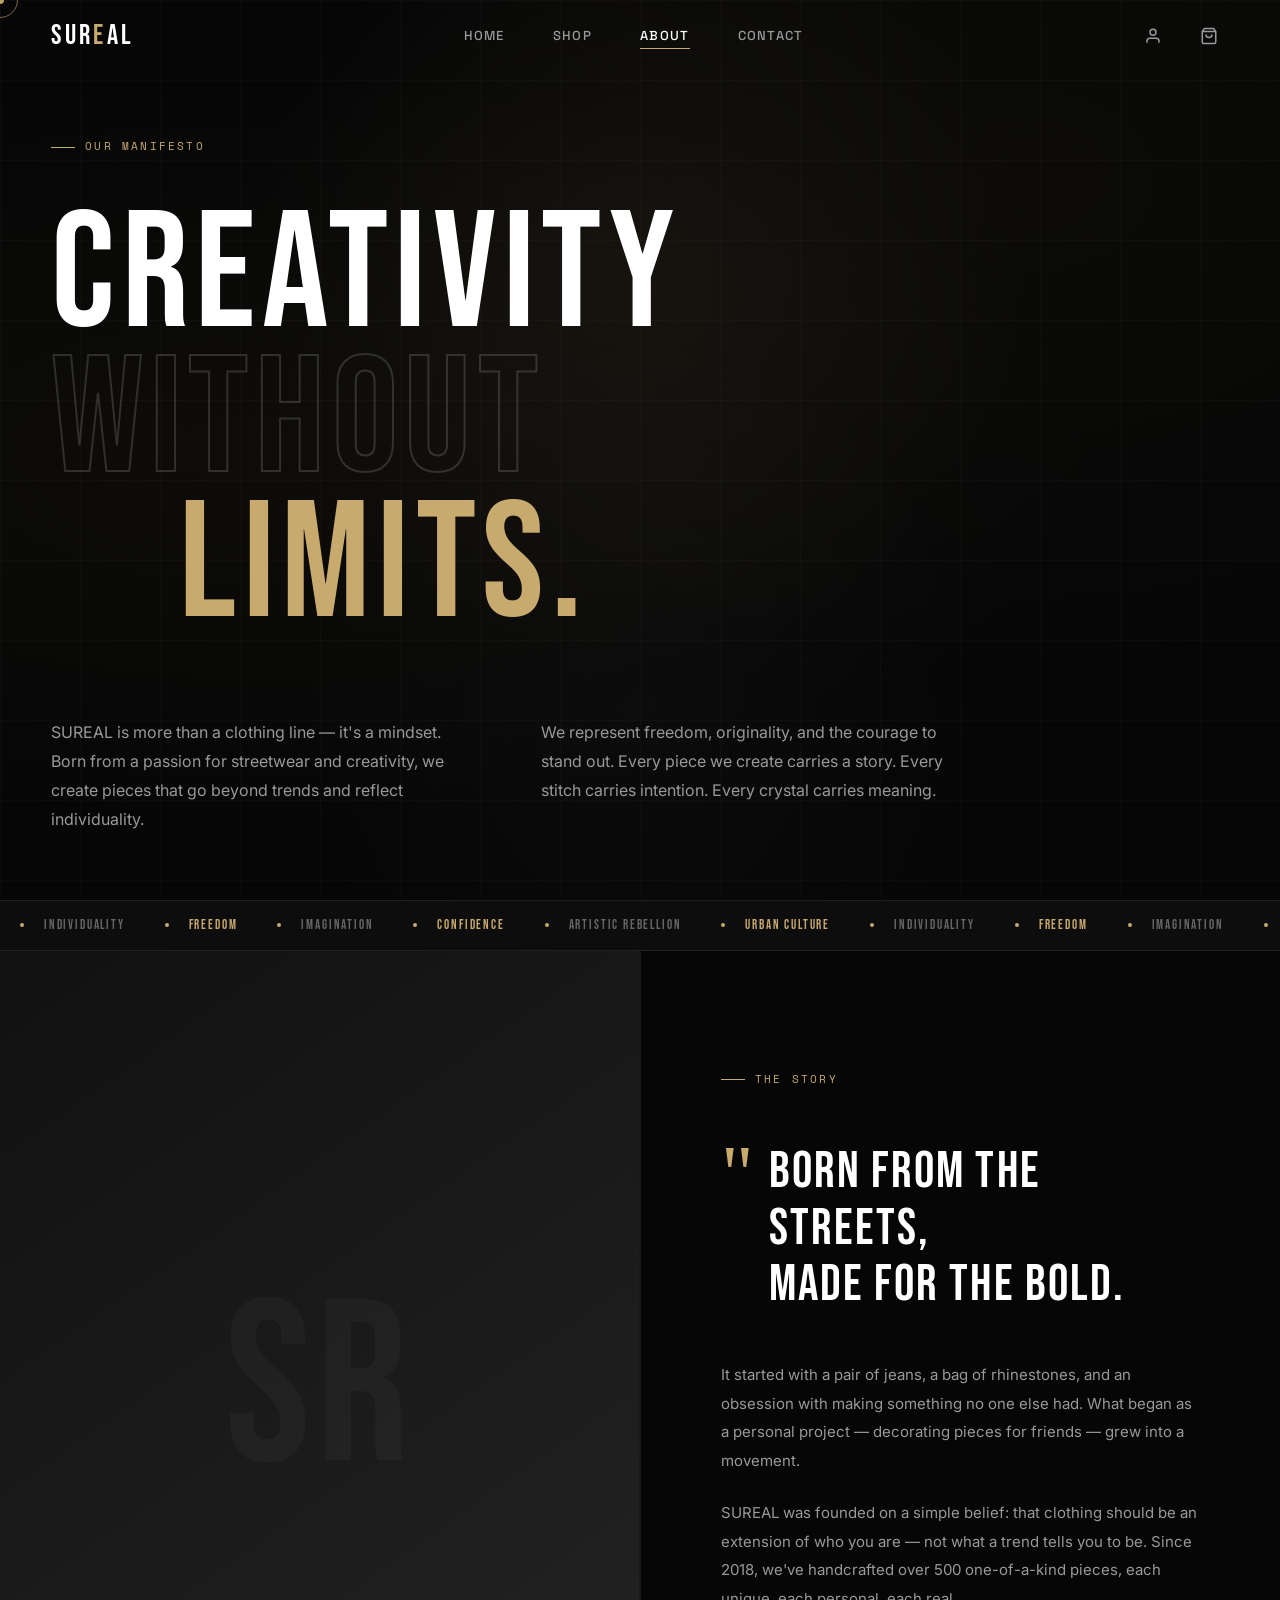
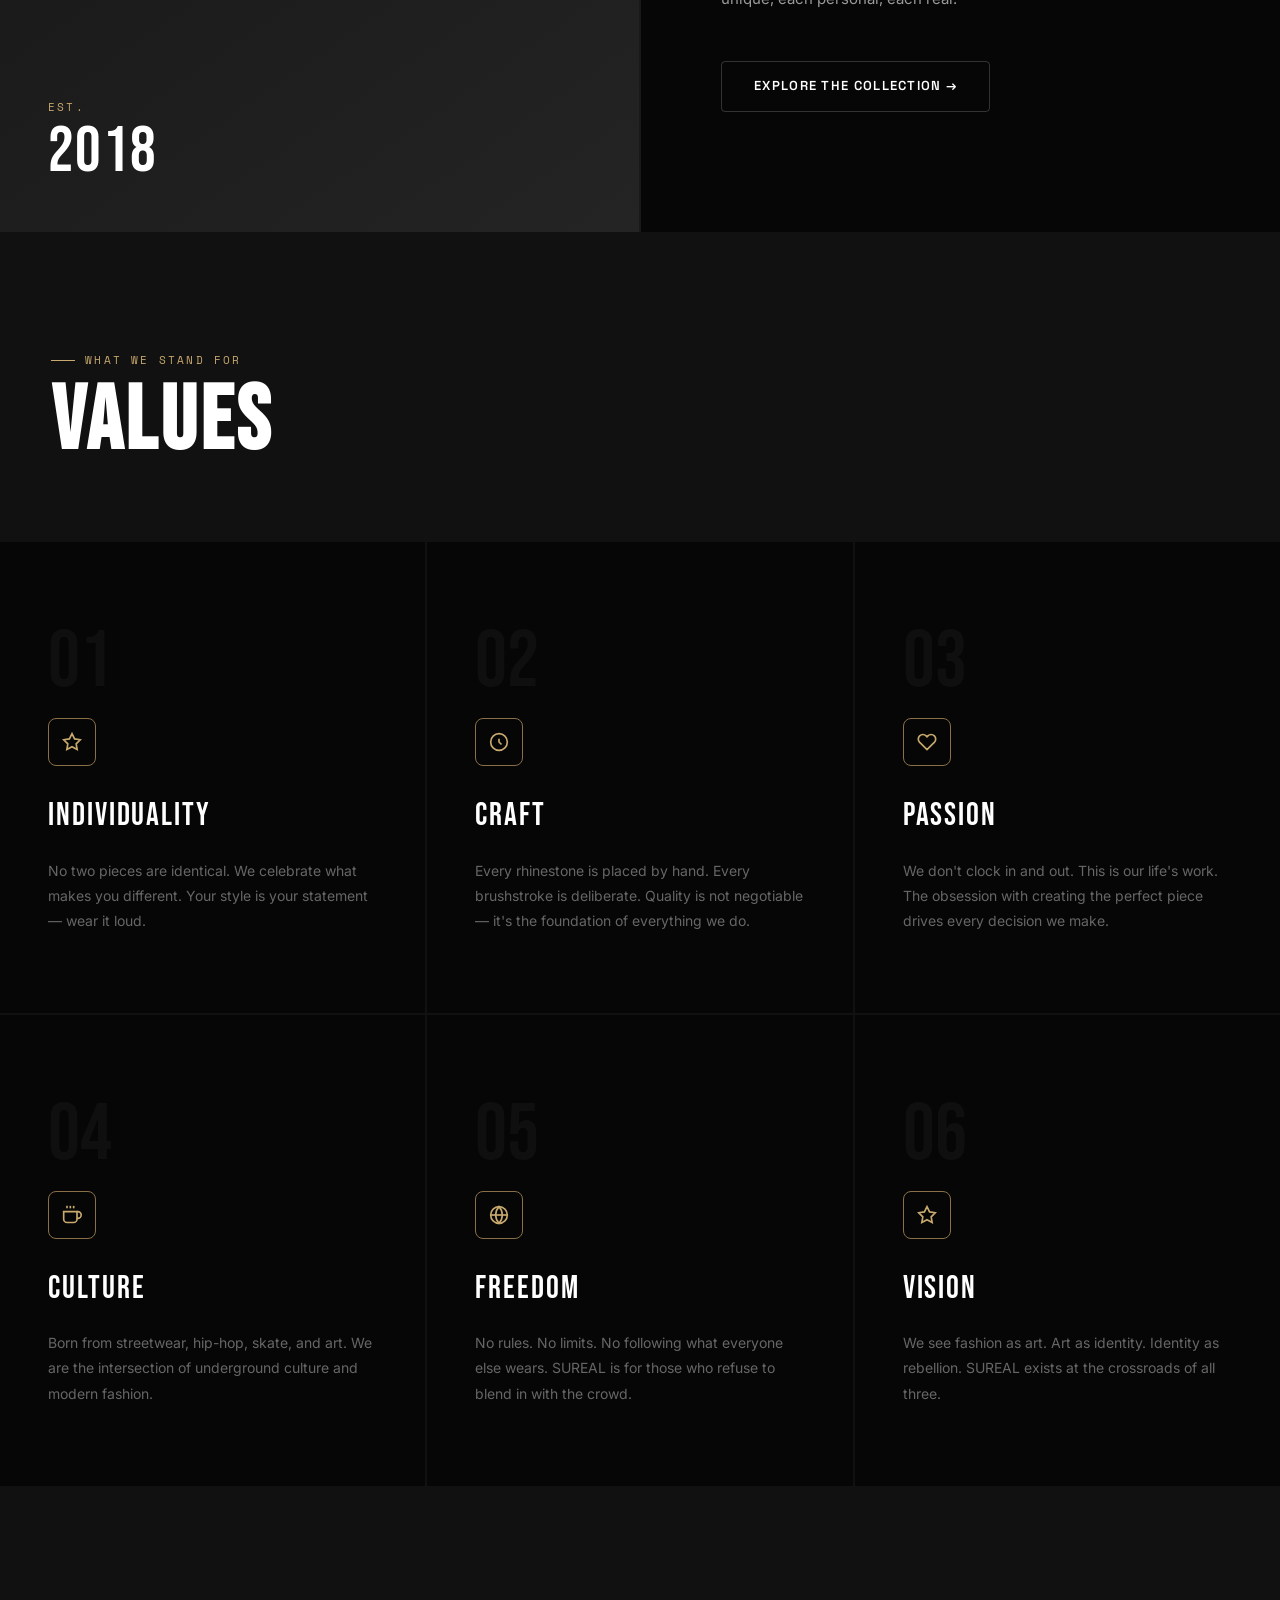
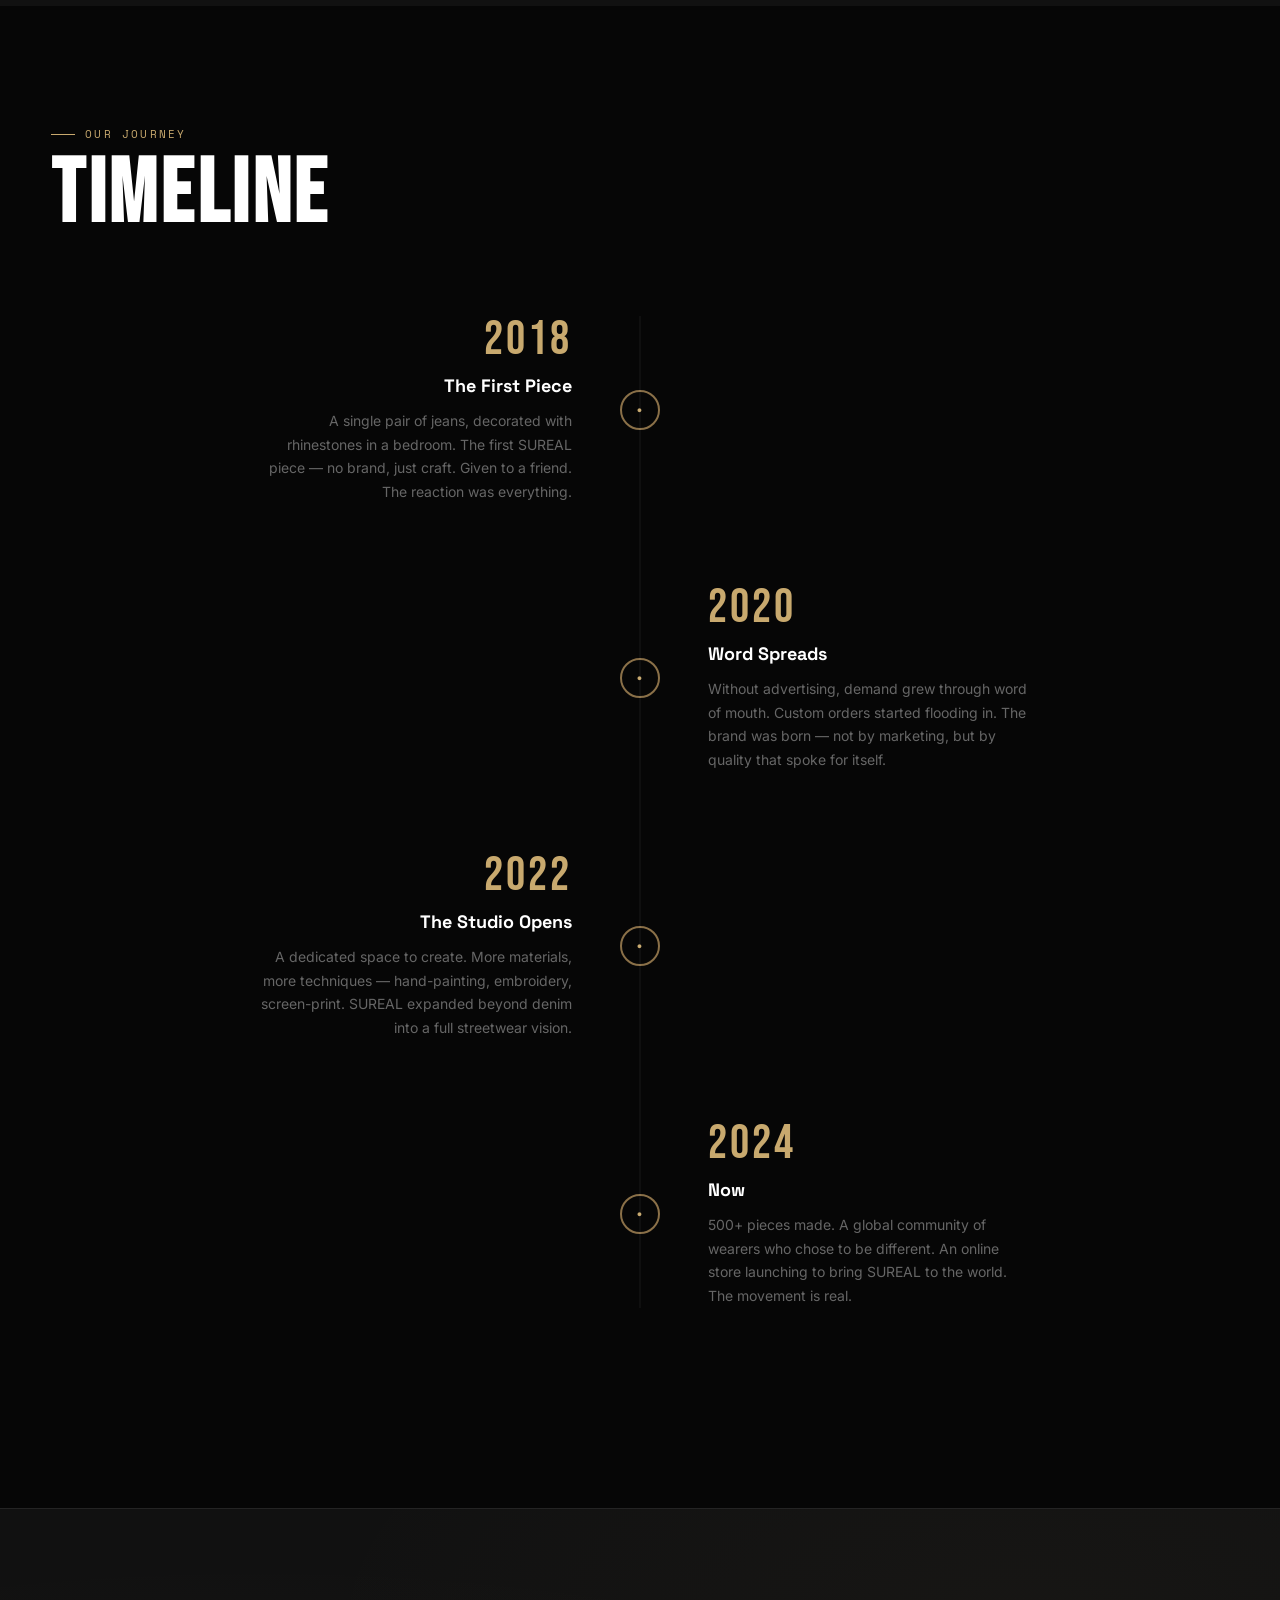
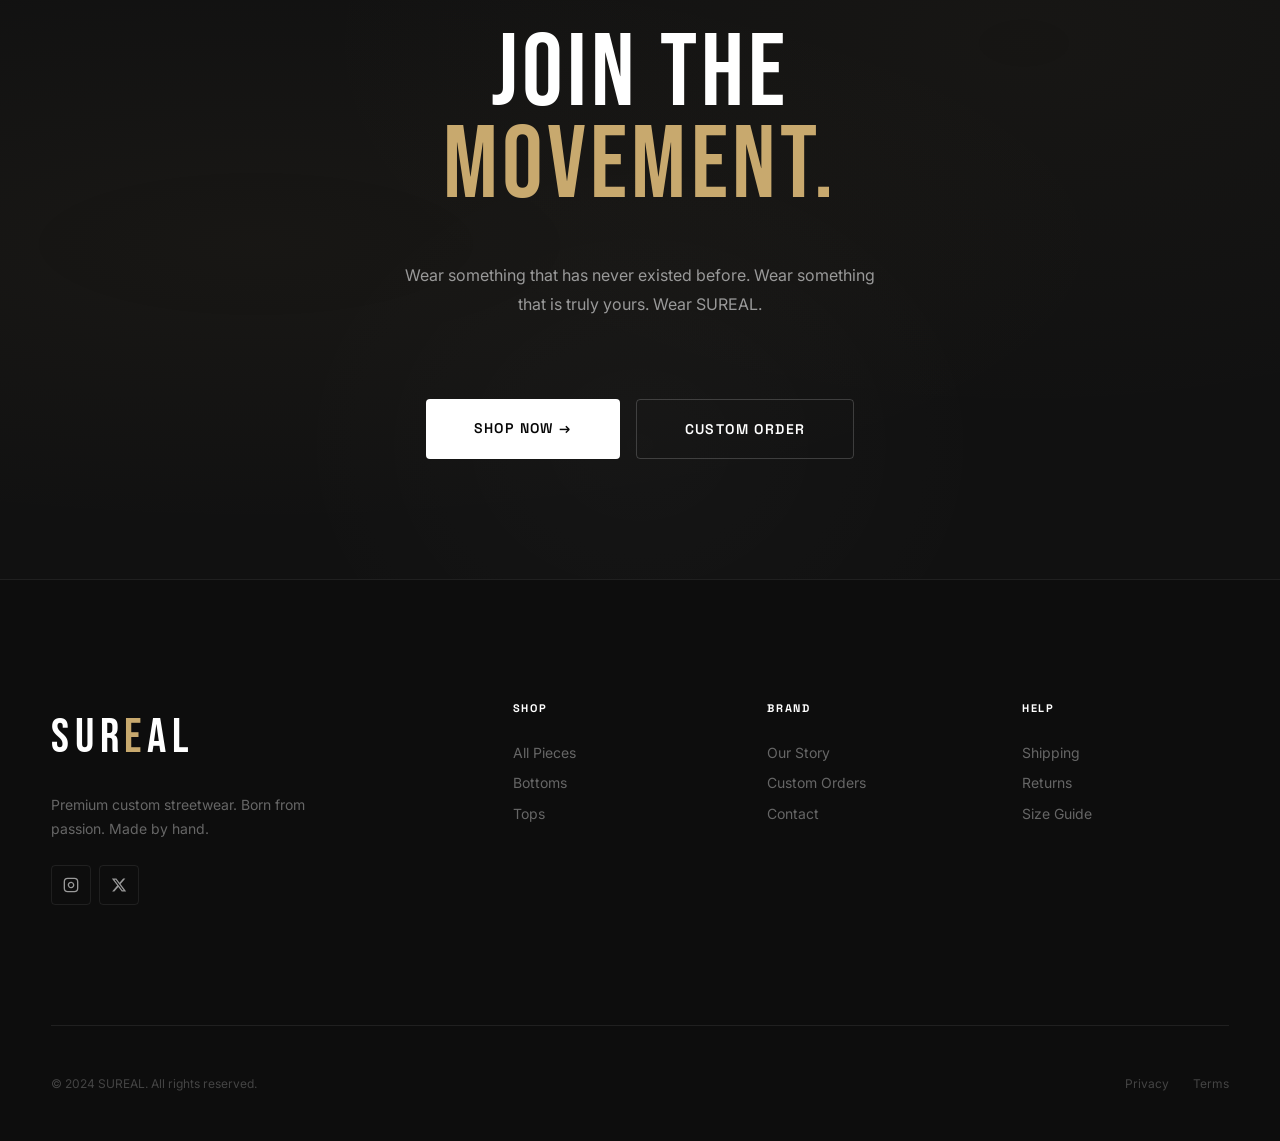
<file: about.html>
<!DOCTYPE html>
<html lang="en">
<head>
  <meta charset="UTF-8">
  <meta name="viewport" content="width=device-width, initial-scale=1.0">
  <title>About — SUREAL</title>
  <link rel="preconnect" href="https://fonts.googleapis.com">
  <link rel="preconnect" href="https://fonts.gstatic.com" crossorigin>
  <link href="https://fonts.googleapis.com/css2?family=Bebas+Neue&family=Space+Grotesk:wght@300;400;500;600;700&family=Inter:wght@300;400;500;600&family=Space+Mono:wght@400;700&display=swap" rel="stylesheet">
  <link rel="stylesheet" href="css/main.css">
  <link rel="stylesheet" href="css/animations.css">
  <style>
    /* ── Manifesto Hero ─── */
    .about-hero {
      min-height: 100vh;
      display: flex;
      flex-direction: column;
      justify-content: center;
      padding-top: var(--nav-height);
      background: var(--black);
      position: relative;
      overflow: hidden;
    }

    .about-hero-grid {
      position: absolute;
      inset: 0;
      background-image:
        linear-gradient(rgba(255,255,255,0.02) 1px, transparent 1px),
        linear-gradient(90deg, rgba(255,255,255,0.02) 1px, transparent 1px);
      background-size: 80px 80px;
    }

    .about-hero-glow {
      position: absolute;
      top: 30%;
      left: 50%;
      transform: translate(-50%, -50%);
      width: 800px;
      height: 800px;
      background: radial-gradient(circle, rgba(200,169,110,0.06) 0%, transparent 70%);
      pointer-events: none;
    }

    .manifesto-word {
      font-family: var(--font-display);
      font-size: clamp(72px, 13vw, 200px);
      line-height: 0.87;
      letter-spacing: 0.04em;
      color: var(--white);
      overflow: hidden;
      display: block;
    }

    .manifesto-word.indent { padding-left: clamp(60px, 10vw, 200px); }
    .manifesto-word.gold-word { color: var(--gold); }
    .manifesto-word.outline-word {
      color: transparent;
      -webkit-text-stroke: 2px rgba(255,255,255,0.15);
    }

    .manifesto-inner {
      display: block;
      opacity: 0;
      animation: hero-word-in 1.1s var(--ease-smooth) both;
    }

    /* ── Story Section ─── */
    .story-layout {
      display: grid;
      grid-template-columns: 1fr 1fr;
      gap: 2px;
      background: var(--glass-border);
    }

    .story-visual {
      background: var(--dark-1);
      position: relative;
      min-height: 600px;
      display: flex;
      align-items: center;
      justify-content: center;
      overflow: hidden;
    }

    .story-visual-bg {
      position: absolute;
      inset: 0;
      background: linear-gradient(145deg, var(--dark-1) 0%, var(--dark-3) 100%);
    }

    .story-visual-text {
      font-family: var(--font-display);
      font-size: clamp(100px, 18vw, 280px);
      color: rgba(255,255,255,0.03);
      position: relative;
      z-index: 1;
      letter-spacing: 0.02em;
      user-select: none;
    }

    .story-year-badge {
      position: absolute;
      bottom: var(--space-xl);
      left: var(--space-xl);
      display: flex;
      flex-direction: column;
      gap: 4px;
      z-index: 2;
    }

    .story-text-panel {
      background: var(--black);
      padding: var(--space-3xl) var(--space-2xl);
      display: flex;
      flex-direction: column;
      justify-content: center;
    }

    .pull-quote {
      font-family: var(--font-display);
      font-size: clamp(28px, 4vw, 52px);
      color: var(--white);
      line-height: 1.1;
      letter-spacing: 0.04em;
      margin: var(--space-xl) 0;
      position: relative;
      padding-left: var(--space-xl);
    }

    .pull-quote::before {
      content: '"';
      position: absolute;
      left: 0;
      top: -10px;
      font-size: 80px;
      color: var(--gold);
      line-height: 1;
      font-family: Georgia, serif;
    }

    /* ── Values ─── */
    .values-section {
      background: var(--dark-1);
      padding: var(--space-3xl) 0;
    }

    .values-grid {
      display: grid;
      grid-template-columns: repeat(3, 1fr);
      gap: 2px;
      margin-top: var(--space-2xl);
    }

    .value-card {
      padding: var(--space-2xl) var(--space-xl);
      background: var(--black);
      position: relative;
      overflow: hidden;
      transition: background var(--t-med);
    }

    .value-card::before {
      content: '';
      position: absolute;
      top: 0; left: 0; right: 0;
      height: 2px;
      background: linear-gradient(90deg, transparent, var(--gold-dim), transparent);
      transform: scaleX(0);
      transition: transform var(--t-slow) var(--ease-smooth);
    }

    .value-card:hover { background: var(--dark-1); }
    .value-card:hover::before { transform: scaleX(1); }

    .value-number {
      font-family: var(--font-display);
      font-size: 80px;
      color: rgba(255,255,255,0.04);
      line-height: 1;
      margin-bottom: var(--space-md);
    }

    .value-icon {
      width: 48px; height: 48px;
      border: 1px solid var(--gold-dim);
      border-radius: var(--radius-md);
      display: flex; align-items: center; justify-content: center;
      color: var(--gold);
      margin-bottom: var(--space-lg);
    }

    .value-title {
      font-family: var(--font-display);
      font-size: 32px;
      letter-spacing: 0.06em;
      color: var(--white);
      margin-bottom: var(--space-md);
    }

    .value-desc {
      font-size: 14px;
      color: var(--gray-mid);
      line-height: 1.8;
    }

    /* ── Timeline ─── */
    .timeline-section {
      padding: var(--space-3xl) 0;
      background: var(--black);
    }

    .timeline {
      position: relative;
      margin-top: var(--space-2xl);
    }

    .timeline::before {
      content: '';
      position: absolute;
      left: 50%;
      top: 0; bottom: 0;
      width: 1px;
      background: var(--glass-border);
      transform: translateX(-50%);
    }

    .timeline-item {
      display: grid;
      grid-template-columns: 1fr auto 1fr;
      gap: var(--space-xl);
      margin-bottom: var(--space-2xl);
      align-items: center;
    }

    .timeline-item:nth-child(odd) .timeline-content { grid-column: 1; text-align: right; }
    .timeline-item:nth-child(odd) .timeline-empty   { grid-column: 3; }
    .timeline-item:nth-child(even) .timeline-content { grid-column: 3; }
    .timeline-item:nth-child(even) .timeline-empty   { grid-column: 1; }

    .timeline-dot {
      grid-column: 2;
      width: 40px; height: 40px;
      border: 2px solid var(--gold-dim);
      border-radius: 50%;
      background: var(--black);
      display: flex; align-items: center; justify-content: center;
      font-family: var(--font-mono);
      font-size: 9px;
      color: var(--gold);
      letter-spacing: 0.1em;
      flex-shrink: 0;
      transition: border-color var(--t-med), box-shadow var(--t-med);
    }

    .timeline-item:hover .timeline-dot {
      border-color: var(--gold);
      box-shadow: 0 0 20px rgba(200,169,110,0.3);
    }

    .timeline-year {
      font-family: var(--font-display);
      font-size: 48px;
      color: var(--gold);
      letter-spacing: 0.06em;
      line-height: 1;
      margin-bottom: 8px;
    }

    .timeline-title {
      font-family: var(--font-heading);
      font-size: 18px;
      font-weight: 700;
      color: var(--white);
      margin-bottom: 8px;
    }

    .timeline-text {
      font-size: 14px;
      color: var(--gray-mid);
      line-height: 1.7;
      max-width: 320px;
    }

    .timeline-item:nth-child(odd) .timeline-text { margin-left: auto; }

    /* ── CTA Band ─── */
    .about-cta {
      background: var(--dark-1);
      border-top: 1px solid var(--glass-border);
      padding: var(--space-3xl) 0;
      text-align: center;
    }

    .about-cta-title {
      font-family: var(--font-display);
      font-size: clamp(48px, 8vw, 120px);
      color: var(--white);
      line-height: 0.9;
      letter-spacing: 0.04em;
      margin-bottom: var(--space-xl);
    }

    /* Responsive */
    @media (max-width: 900px) {
      .story-layout { grid-template-columns: 1fr; }
      .story-visual { min-height: 300px; }
      .values-grid { grid-template-columns: 1fr; gap: 2px; }
      .timeline::before { left: 20px; }
      .timeline-item { grid-template-columns: 40px 1fr; }
      .timeline-item:nth-child(odd) .timeline-content,
      .timeline-item:nth-child(even) .timeline-content { grid-column: 2; text-align: left; }
      .timeline-dot { grid-column: 1; }
      .timeline-empty { display: none; }
      .timeline-item:nth-child(odd) .timeline-text { margin-left: 0; }
    }

    @media (max-width: 600px) {
      .values-grid { grid-template-columns: 1fr; }
    }
  </style>
</head>
<body>
  <div class="scroll-progress"></div>
  <div class="cursor-dot" id="cursor-dot"></div>
  <div class="cursor-ring" id="cursor-ring"></div>
  <div class="toast-container" id="toast-container"></div>

  <div class="cart-overlay" id="cart-overlay"></div>
  <div class="cart-drawer" id="cart-drawer">
    <div class="cart-drawer-header">
      <div class="cart-drawer-title t-display">CART</div>
      <button class="cart-close" id="cart-close"><svg width="18" height="18" viewBox="0 0 24 24" fill="none" stroke="currentColor" stroke-width="2"><line x1="18" y1="6" x2="6" y2="18"/><line x1="6" y1="6" x2="18" y2="18"/></svg></button>
    </div>
    <div class="cart-empty hidden" id="cart-empty"><div class="cart-empty-icon">◻</div><div style="text-align:center"><div class="t-heading" style="font-size:18px;margin-bottom:8px;">Cart is empty</div><a href="shop.html" class="btn btn-outline btn-sm">Shop Now →</a></div></div>
    <div class="cart-items" id="cart-items-list"></div>
    <div class="cart-footer hidden" id="cart-footer">
      <div class="cart-subtotal"><span class="cart-subtotal-label">Subtotal</span><span class="cart-subtotal-value" id="cart-subtotal-value">€0.00</span></div>
      <p style="font-size:12px;color:var(--gray-dim);margin-bottom:16px;">Shipping calculated at checkout</p>
      <button class="btn btn-primary btn-full btn-lg" id="cart-checkout-btn">Checkout →</button>
    </div>
  </div>

  <nav class="nav" id="main-nav">
    <div class="nav-inner">
      <a href="index.html" class="nav-logo">SUR<span>E</span>AL</a>
      <div class="nav-links">
        <a href="index.html" class="nav-link">Home</a>
        <a href="shop.html" class="nav-link">Shop</a>
        <a href="about.html" class="nav-link active">About</a>
        <a href="contact.html" class="nav-link">Contact</a>
      </div>
      <div class="nav-actions">
        <a href="auth.html" class="nav-icon-btn" id="nav-account-link"><svg width="18" height="18" viewBox="0 0 24 24" fill="none" stroke="currentColor" stroke-width="2"><path d="M20 21v-2a4 4 0 0 0-4-4H8a4 4 0 0 0-4 4v2"/><circle cx="12" cy="7" r="4"/></svg></a>
        <button class="nav-icon-btn" data-open-cart style="position:relative;">
          <svg width="18" height="18" viewBox="0 0 24 24" fill="none" stroke="currentColor" stroke-width="2"><path d="M6 2L3 6v14a2 2 0 002 2h14a2 2 0 002-2V6l-3-4z"/><line x1="3" y1="6" x2="21" y2="6"/><path d="M16 10a4 4 0 01-8 0"/></svg>
          <span class="cart-count" id="cart-count-nav">0</span>
        </button>
        <button class="hamburger" id="hamburger"><span></span><span></span><span></span></button>
      </div>
    </div>
  </nav>

  <div class="mobile-nav" id="mobile-nav">
    <div class="mobile-nav-links">
      <a href="index.html" class="mobile-nav-link">Home</a>
      <a href="shop.html" class="mobile-nav-link">Shop</a>
      <a href="about.html" class="mobile-nav-link">About</a>
      <a href="contact.html" class="mobile-nav-link">Contact</a>
    </div>
  </div>

  <main class="page-transition">

    <!-- Manifesto Hero -->
    <section class="about-hero noise-bg">
      <div class="about-hero-grid"></div>
      <div class="about-hero-glow"></div>
      <div class="container" style="position:relative;z-index:2;">
        <div style="margin-bottom:var(--space-xl);">
          <div class="section-label" style="opacity:1;transform:none;animation:fade-in 0.8s 0.3s both;">Our Manifesto</div>
        </div>
        <span class="manifesto-word">
          <span class="manifesto-inner" style="animation-delay:0.4s;">CREATIVITY</span>
        </span>
        <span class="manifesto-word outline-word">
          <span class="manifesto-inner" style="animation-delay:0.55s;">WITHOUT</span>
        </span>
        <span class="manifesto-word gold-word indent">
          <span class="manifesto-inner" style="animation-delay:0.7s;">LIMITS.</span>
        </span>

        <div style="display:grid; grid-template-columns:1fr 1fr; gap:var(--space-2xl); margin-top:var(--space-2xl); max-width:900px;" class="reveal delay-4">
          <p style="font-size:16px; color:var(--gray-light); line-height:1.8;">
            SUREAL is more than a clothing line — it's a mindset. Born from a passion for streetwear and creativity, we create pieces that go beyond trends and reflect individuality.
          </p>
          <p style="font-size:16px; color:var(--gray-light); line-height:1.8;">
            We represent freedom, originality, and the courage to stand out. Every piece we create carries a story. Every stitch carries intention. Every crystal carries meaning.
          </p>
        </div>
      </div>
    </section>

    <!-- Marquee -->
    <div class="marquee-wrap">
      <div class="marquee-track">
        <div class="marquee-item"><span class="dot"></span>INDIVIDUALITY</div>
        <div class="marquee-item gold"><span class="dot"></span>FREEDOM</div>
        <div class="marquee-item"><span class="dot"></span>IMAGINATION</div>
        <div class="marquee-item gold"><span class="dot"></span>CONFIDENCE</div>
        <div class="marquee-item"><span class="dot"></span>ARTISTIC REBELLION</div>
        <div class="marquee-item gold"><span class="dot"></span>URBAN CULTURE</div>
        <div class="marquee-item"><span class="dot"></span>INDIVIDUALITY</div>
        <div class="marquee-item gold"><span class="dot"></span>FREEDOM</div>
        <div class="marquee-item"><span class="dot"></span>IMAGINATION</div>
        <div class="marquee-item gold"><span class="dot"></span>CONFIDENCE</div>
        <div class="marquee-item"><span class="dot"></span>ARTISTIC REBELLION</div>
        <div class="marquee-item gold"><span class="dot"></span>URBAN CULTURE</div>
      </div>
    </div>

    <!-- Story Section -->
    <div class="story-layout">
      <div class="story-visual">
        <div class="story-visual-bg"></div>
        <div class="story-visual-text">SR</div>
        <div class="story-year-badge">
          <div class="t-mono t-gold" style="font-size:11px; letter-spacing:0.2em;">EST.</div>
          <div class="t-display" style="font-size:64px; line-height:1; color:var(--white);">2018</div>
        </div>
      </div>

      <div class="story-text-panel">
        <div class="section-label reveal">The Story</div>

        <blockquote class="pull-quote reveal delay-1">
          Born from the streets,<br>made for the bold.
        </blockquote>

        <p class="reveal delay-2" style="font-size:15px; color:var(--gray-light); line-height:1.9; margin-bottom:var(--space-lg);">
          It started with a pair of jeans, a bag of rhinestones, and an obsession with making something no one else had. What began as a personal project — decorating pieces for friends — grew into a movement.
        </p>

        <p class="reveal delay-3" style="font-size:15px; color:var(--gray-light); line-height:1.9; margin-bottom:var(--space-xl);">
          SUREAL was founded on a simple belief: that clothing should be an extension of who you are — not what a trend tells you to be. Since 2018, we've handcrafted over 500 one-of-a-kind pieces, each unique, each personal, each real.
        </p>

        <a href="shop.html" class="btn btn-outline reveal delay-4" style="align-self:flex-start;">
          Explore the Collection →
        </a>
      </div>
    </div>

    <!-- Values -->
    <section class="values-section">
      <div class="container">
        <div class="section-label reveal">What We Stand For</div>
        <h2 class="section-title reveal delay-1" style="font-size:clamp(48px,7vw,96px); margin-top:12px;">VALUES</h2>
      </div>
      <div class="values-grid">
        <div class="value-card reveal">
          <div class="value-number">01</div>
          <div class="value-icon">
            <svg width="20" height="20" viewBox="0 0 24 24" fill="none" stroke="currentColor" stroke-width="2"><path d="M12 2l3.09 6.26L22 9.27l-5 4.87 1.18 6.88L12 17.77l-6.18 3.25L7 14.14 2 9.27l6.91-1.01L12 2z"/></svg>
          </div>
          <div class="value-title">INDIVIDUALITY</div>
          <p class="value-desc">No two pieces are identical. We celebrate what makes you different. Your style is your statement — wear it loud.</p>
        </div>

        <div class="value-card reveal delay-1">
          <div class="value-number">02</div>
          <div class="value-icon">
            <svg width="20" height="20" viewBox="0 0 24 24" fill="none" stroke="currentColor" stroke-width="2"><circle cx="12" cy="12" r="10"/><path d="M12 8v4l3 3"/></svg>
          </div>
          <div class="value-title">CRAFT</div>
          <p class="value-desc">Every rhinestone is placed by hand. Every brushstroke is deliberate. Quality is not negotiable — it's the foundation of everything we do.</p>
        </div>

        <div class="value-card reveal delay-2">
          <div class="value-number">03</div>
          <div class="value-icon">
            <svg width="20" height="20" viewBox="0 0 24 24" fill="none" stroke="currentColor" stroke-width="2"><path d="M20.84 4.61a5.5 5.5 0 0 0-7.78 0L12 5.67l-1.06-1.06a5.5 5.5 0 0 0-7.78 7.78l1.06 1.06L12 21.23l7.78-7.78 1.06-1.06a5.5 5.5 0 0 0 0-7.78z"/></svg>
          </div>
          <div class="value-title">PASSION</div>
          <p class="value-desc">We don't clock in and out. This is our life's work. The obsession with creating the perfect piece drives every decision we make.</p>
        </div>

        <div class="value-card reveal delay-3">
          <div class="value-number">04</div>
          <div class="value-icon">
            <svg width="20" height="20" viewBox="0 0 24 24" fill="none" stroke="currentColor" stroke-width="2"><path d="M18 8h1a4 4 0 0 1 0 8h-1"/><path d="M2 8h16v9a4 4 0 0 1-4 4H6a4 4 0 0 1-4-4V8z"/><line x1="6" y1="1" x2="6" y2="4"/><line x1="10" y1="1" x2="10" y2="4"/><line x1="14" y1="1" x2="14" y2="4"/></svg>
          </div>
          <div class="value-title">CULTURE</div>
          <p class="value-desc">Born from streetwear, hip-hop, skate, and art. We are the intersection of underground culture and modern fashion.</p>
        </div>

        <div class="value-card reveal delay-4">
          <div class="value-number">05</div>
          <div class="value-icon">
            <svg width="20" height="20" viewBox="0 0 24 24" fill="none" stroke="currentColor" stroke-width="2"><circle cx="12" cy="12" r="10"/><line x1="2" y1="12" x2="22" y2="12"/><path d="M12 2a15.3 15.3 0 0 1 4 10 15.3 15.3 0 0 1-4 10 15.3 15.3 0 0 1-4-10 15.3 15.3 0 0 1 4-10z"/></svg>
          </div>
          <div class="value-title">FREEDOM</div>
          <p class="value-desc">No rules. No limits. No following what everyone else wears. SUREAL is for those who refuse to blend in with the crowd.</p>
        </div>

        <div class="value-card reveal delay-5">
          <div class="value-number">06</div>
          <div class="value-icon">
            <svg width="20" height="20" viewBox="0 0 24 24" fill="none" stroke="currentColor" stroke-width="2"><polygon points="12 2 15.09 8.26 22 9.27 17 14.14 18.18 21.02 12 17.77 5.82 21.02 7 14.14 2 9.27 8.91 8.26 12 2"/></svg>
          </div>
          <div class="value-title">VISION</div>
          <p class="value-desc">We see fashion as art. Art as identity. Identity as rebellion. SUREAL exists at the crossroads of all three.</p>
        </div>
      </div>
    </section>

    <!-- Timeline -->
    <section class="timeline-section">
      <div class="container">
        <div class="section-label reveal">Our Journey</div>
        <h2 class="section-title reveal delay-1" style="font-size:clamp(48px,7vw,96px); margin-top:12px; margin-bottom:var(--space-2xl);">TIMELINE</h2>

        <div class="timeline">
          <div class="timeline-item">
            <div class="timeline-content reveal">
              <div class="timeline-year">2018</div>
              <div class="timeline-title">The First Piece</div>
              <p class="timeline-text">A single pair of jeans, decorated with rhinestones in a bedroom. The first SUREAL piece — no brand, just craft. Given to a friend. The reaction was everything.</p>
            </div>
            <div class="timeline-dot">●</div>
            <div class="timeline-empty"></div>
          </div>

          <div class="timeline-item">
            <div class="timeline-empty"></div>
            <div class="timeline-dot">●</div>
            <div class="timeline-content reveal">
              <div class="timeline-year">2020</div>
              <div class="timeline-title">Word Spreads</div>
              <p class="timeline-text">Without advertising, demand grew through word of mouth. Custom orders started flooding in. The brand was born — not by marketing, but by quality that spoke for itself.</p>
            </div>
          </div>

          <div class="timeline-item">
            <div class="timeline-content reveal">
              <div class="timeline-year">2022</div>
              <div class="timeline-title">The Studio Opens</div>
              <p class="timeline-text">A dedicated space to create. More materials, more techniques — hand-painting, embroidery, screen-print. SUREAL expanded beyond denim into a full streetwear vision.</p>
            </div>
            <div class="timeline-dot">●</div>
            <div class="timeline-empty"></div>
          </div>

          <div class="timeline-item">
            <div class="timeline-empty"></div>
            <div class="timeline-dot">●</div>
            <div class="timeline-content reveal">
              <div class="timeline-year">2024</div>
              <div class="timeline-title">Now</div>
              <p class="timeline-text">500+ pieces made. A global community of wearers who chose to be different. An online store launching to bring SUREAL to the world. The movement is real.</p>
            </div>
          </div>
        </div>
      </div>
    </section>

    <!-- CTA -->
    <section class="about-cta noise-bg">
      <div class="container">
        <div class="about-cta-title reveal">
          JOIN THE<br><span style="color:var(--gold);">MOVEMENT.</span>
        </div>
        <p class="reveal delay-1" style="font-size:16px; color:var(--gray-light); max-width:500px; margin:0 auto var(--space-2xl); line-height:1.8;">
          Wear something that has never existed before. Wear something that is truly yours. Wear SUREAL.
        </p>
        <div class="reveal delay-2" style="display:flex; gap:16px; justify-content:center; flex-wrap:wrap;">
          <a href="shop.html" class="btn btn-primary btn-lg magnetic">Shop Now →</a>
          <a href="contact.html" class="btn btn-outline btn-lg">Custom Order</a>
        </div>
      </div>
    </section>

  </main>

  <footer class="footer">
    <div class="container">
      <div class="footer-grid">
        <div>
          <div class="footer-brand-logo">SUR<span>E</span>AL</div>
          <p class="footer-tagline">Premium custom streetwear. Born from passion. Made by hand.</p>
          <div class="footer-social">
            <a href="#" class="social-link"><svg width="16" height="16" viewBox="0 0 24 24" fill="none" stroke="currentColor" stroke-width="2"><rect x="2" y="2" width="20" height="20" rx="5"/><path d="M16 11.37A4 4 0 1 1 12.63 8 4 4 0 0 1 16 11.37z"/><line x1="17.5" y1="6.5" x2="17.51" y2="6.5"/></svg></a>
            <a href="#" class="social-link"><svg width="16" height="16" viewBox="0 0 24 24" fill="currentColor"><path d="M18.244 2.25h3.308l-7.227 8.26 8.502 11.24H16.17l-5.214-6.817L4.99 21.75H1.68l7.73-8.835L1.254 2.25H8.08l4.713 6.231zm-1.161 17.52h1.833L7.084 4.126H5.117z"/></svg></a>
          </div>
        </div>
        <div><div class="footer-col-title">Shop</div><div class="footer-links"><a href="shop.html" class="footer-link">All Pieces</a><a href="shop.html?cat=bottoms" class="footer-link">Bottoms</a><a href="shop.html?cat=tops" class="footer-link">Tops</a></div></div>
        <div><div class="footer-col-title">Brand</div><div class="footer-links"><a href="about.html" class="footer-link">Our Story</a><a href="contact.html" class="footer-link">Custom Orders</a><a href="contact.html" class="footer-link">Contact</a></div></div>
        <div><div class="footer-col-title">Help</div><div class="footer-links"><a href="#" class="footer-link">Shipping</a><a href="#" class="footer-link">Returns</a><a href="#" class="footer-link">Size Guide</a></div></div>
      </div>
      <div class="footer-bottom">
        <div class="footer-copy">© 2024 SUREAL. All rights reserved.</div>
        <div class="footer-legal"><a href="#">Privacy</a><a href="#">Terms</a></div>
      </div>
    </div>
  </footer>

  <script src="js/products.js"></script>
  <script src="js/cart.js"></script>
  <script src="js/auth.js"></script>
  <script src="js/animations.js"></script>
  <script src="js/main.js"></script>
</body>
</html>
</file>
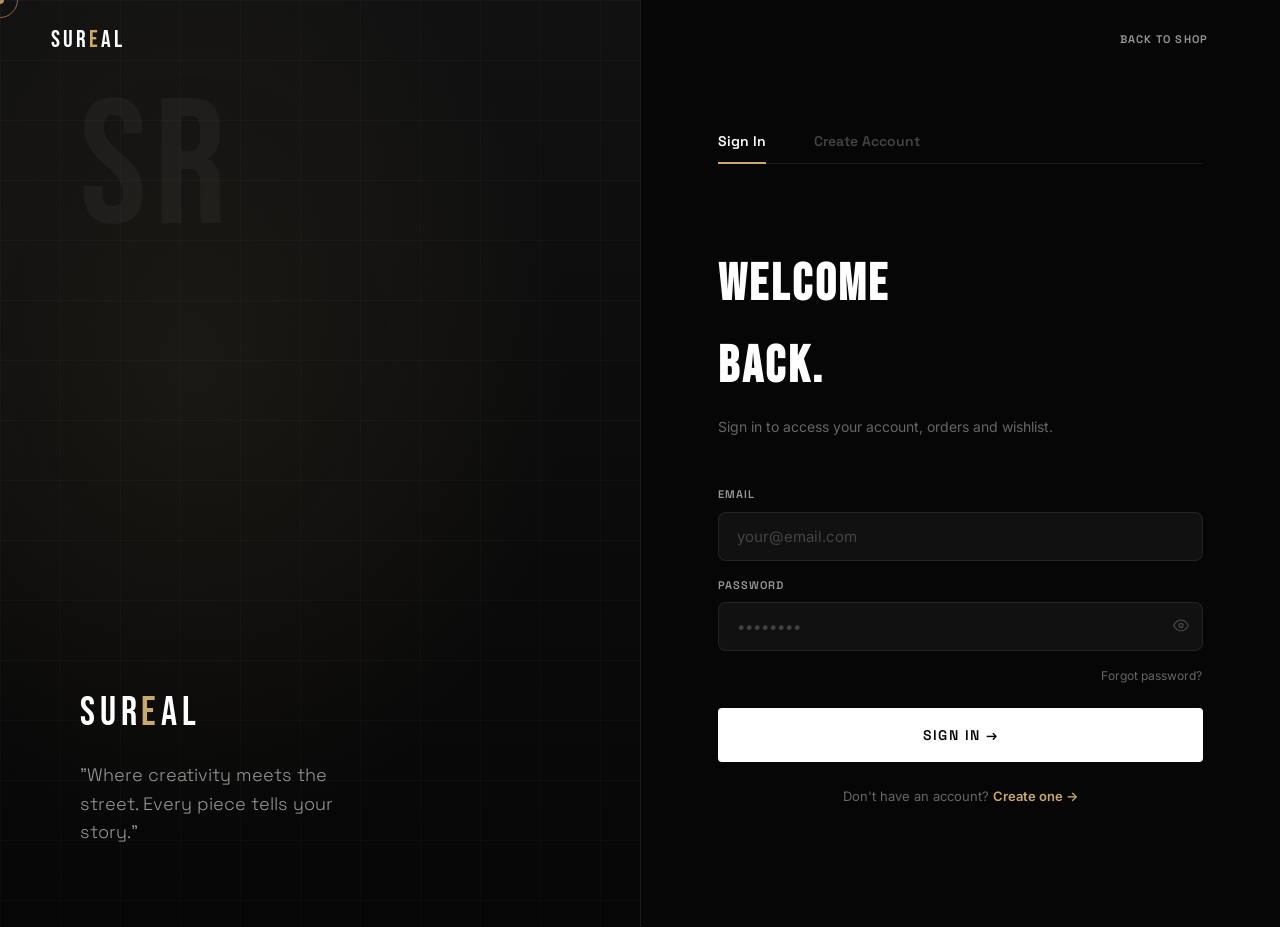
<file: account.html>
<!DOCTYPE html>
<html lang="en">
<head>
  <meta charset="UTF-8">
  <meta name="viewport" content="width=device-width, initial-scale=1.0">
  <title>My Account — SUREAL</title>
  <link rel="preconnect" href="https://fonts.googleapis.com">
  <link rel="preconnect" href="https://fonts.gstatic.com" crossorigin>
  <link href="https://fonts.googleapis.com/css2?family=Bebas+Neue&family=Space+Grotesk:wght@300;400;500;600;700&family=Inter:wght@300;400;500;600&family=Space+Mono:wght@400;700&display=swap" rel="stylesheet">
  <link rel="stylesheet" href="css/main.css">
  <link rel="stylesheet" href="css/animations.css">
  <style>
    .account-page { padding-top: var(--nav-height); min-height: 100vh; }

    /* ── Account Header ─── */
    .account-header {
      background: var(--dark-1);
      border-bottom: 1px solid var(--glass-border);
      padding: var(--space-xl) 0;
    }

    .account-header-inner {
      display: flex;
      align-items: center;
      justify-content: space-between;
      gap: var(--space-lg);
      flex-wrap: wrap;
    }

    .account-avatar {
      width: 64px; height: 64px;
      background: linear-gradient(135deg, var(--gold-dim), var(--dark-3));
      border-radius: 50%;
      display: flex; align-items: center; justify-content: center;
      font-family: var(--font-display);
      font-size: 24px;
      color: var(--white);
      flex-shrink: 0;
      border: 2px solid var(--gold-dim);
    }

    .account-greeting h1 {
      font-family: var(--font-display);
      font-size: clamp(28px, 4vw, 48px);
      letter-spacing: 0.04em;
      color: var(--white);
    }

    .account-greeting .meta {
      font-family: var(--font-mono);
      font-size: 11px;
      letter-spacing: 0.15em;
      color: var(--gray-dim);
      margin-top: 4px;
    }

    /* ── Tabs ─── */
    .account-tabs {
      display: flex;
      gap: 0;
      border-bottom: 1px solid var(--glass-border);
      background: var(--black-soft);
      overflow-x: auto;
      scrollbar-width: none;
    }

    .account-tabs::-webkit-scrollbar { display: none; }

    .account-tab {
      padding: 16px 28px;
      font-family: var(--font-heading);
      font-size: 13px;
      font-weight: 600;
      letter-spacing: 0.08em;
      text-transform: uppercase;
      color: var(--gray-dim);
      border-bottom: 2px solid transparent;
      margin-bottom: -1px;
      white-space: nowrap;
      transition: color var(--t-fast), border-color var(--t-fast);
      flex-shrink: 0;
    }

    .account-tab.active {
      color: var(--white);
      border-bottom-color: var(--gold);
    }

    .account-tab:hover:not(.active) { color: var(--gray-light); }

    /* ── Content ─── */
    .account-content {
      padding: var(--space-2xl) 0 var(--space-3xl);
    }

    .account-panel { display: none; }
    .account-panel.active { display: block; animation: fade-up 0.4s var(--ease-smooth) both; }

    /* ── Overview Cards ─── */
    .overview-grid {
      display: grid;
      grid-template-columns: repeat(3, 1fr);
      gap: var(--space-md);
      margin-bottom: var(--space-2xl);
    }

    .overview-card {
      padding: var(--space-lg) var(--space-xl);
      background: var(--dark-1);
      border: 1px solid var(--glass-border);
      border-radius: var(--radius-lg);
      transition: border-color var(--t-med), transform var(--t-med) var(--ease-smooth);
    }

    .overview-card:hover {
      border-color: var(--gold-dim);
      transform: translateY(-4px);
    }

    .overview-card-num {
      font-family: var(--font-display);
      font-size: 52px;
      color: var(--white);
      line-height: 1;
      margin-bottom: 8px;
    }

    .overview-card-label {
      font-family: var(--font-mono);
      font-size: 10px;
      letter-spacing: 0.15em;
      text-transform: uppercase;
      color: var(--gray-dim);
    }

    /* ── Orders ─── */
    .orders-list { display: flex; flex-direction: column; gap: var(--space-md); }

    .order-card {
      background: var(--dark-1);
      border: 1px solid var(--glass-border);
      border-radius: var(--radius-lg);
      overflow: hidden;
      transition: border-color var(--t-fast);
    }

    .order-card:hover { border-color: var(--glass-border-h); }

    .order-card-header {
      display: flex;
      align-items: center;
      justify-content: space-between;
      padding: var(--space-md) var(--space-lg);
      border-bottom: 1px solid var(--glass-border);
      flex-wrap: wrap;
      gap: 8px;
    }

    .order-id {
      font-family: var(--font-mono);
      font-size: 12px;
      letter-spacing: 0.1em;
      color: var(--gold);
    }

    .order-status {
      display: inline-flex;
      align-items: center;
      gap: 6px;
      padding: 4px 12px;
      border-radius: var(--radius-pill);
      font-family: var(--font-heading);
      font-size: 11px;
      font-weight: 600;
      letter-spacing: 0.06em;
      text-transform: uppercase;
    }

    .order-status.delivered { background: rgba(76,175,80,0.1); color: #4CAF50; border: 1px solid rgba(76,175,80,0.2); }
    .order-status.processing { background: rgba(200,169,110,0.1); color: var(--gold); border: 1px solid var(--gold-dim); }
    .order-status.shipped { background: rgba(33,150,243,0.1); color: #64B5F6; border: 1px solid rgba(33,150,243,0.2); }

    .order-card-body {
      padding: var(--space-md) var(--space-lg);
      display: flex;
      align-items: center;
      justify-content: space-between;
      gap: var(--space-md);
      flex-wrap: wrap;
    }

    .order-items-preview {
      display: flex;
      gap: 8px;
    }

    .order-item-thumb {
      width: 52px; height: 64px;
      border-radius: var(--radius-sm);
      background: var(--dark-2);
      overflow: hidden;
      border: 1px solid var(--glass-border);
      display: flex; align-items: center; justify-content: center;
    }

    .order-item-thumb img { width: 100%; height: 100%; object-fit: cover; }

    .order-meta { font-size: 13px; color: var(--gray-mid); }
    .order-total { font-family: var(--font-mono); font-size: 18px; font-weight: 700; color: var(--white); }
    .order-date { font-family: var(--font-mono); font-size: 11px; color: var(--gray-dim); }

    /* ── Wishlist Grid ─── */
    .wishlist-grid {
      display: grid;
      grid-template-columns: repeat(4, 1fr);
      gap: 2px;
    }

    /* ── Settings Form ─── */
    .settings-grid {
      display: grid;
      grid-template-columns: 1fr 1fr;
      gap: var(--space-2xl);
    }

    .settings-section {
      background: var(--dark-1);
      border: 1px solid var(--glass-border);
      border-radius: var(--radius-xl);
      padding: var(--space-xl);
    }

    .settings-section-title {
      font-family: var(--font-heading);
      font-size: 13px;
      font-weight: 700;
      letter-spacing: 0.1em;
      text-transform: uppercase;
      color: var(--white);
      margin-bottom: var(--space-xl);
      padding-bottom: var(--space-md);
      border-bottom: 1px solid var(--glass-border);
    }

    /* Danger zone */
    .danger-zone {
      background: rgba(255,107,107,0.05);
      border: 1px solid rgba(255,107,107,0.2);
      border-radius: var(--radius-lg);
      padding: var(--space-lg);
      margin-top: var(--space-md);
    }

    @media (max-width: 900px) {
      .overview-grid { grid-template-columns: 1fr 1fr; }
      .wishlist-grid { grid-template-columns: repeat(2, 1fr); }
      .settings-grid { grid-template-columns: 1fr; }
    }

    @media (max-width: 600px) {
      .overview-grid { grid-template-columns: 1fr; }
      .account-tab { padding: 14px 16px; font-size: 11px; }
    }
  </style>
</head>
<body>
  <div class="scroll-progress"></div>
  <div class="cursor-dot" id="cursor-dot"></div>
  <div class="cursor-ring" id="cursor-ring"></div>
  <div class="toast-container" id="toast-container"></div>

  <div class="cart-overlay" id="cart-overlay"></div>
  <div class="cart-drawer" id="cart-drawer">
    <div class="cart-drawer-header">
      <div class="cart-drawer-title t-display">CART</div>
      <button class="cart-close" id="cart-close"><svg width="18" height="18" viewBox="0 0 24 24" fill="none" stroke="currentColor" stroke-width="2"><line x1="18" y1="6" x2="6" y2="18"/><line x1="6" y1="6" x2="18" y2="18"/></svg></button>
    </div>
    <div class="cart-empty hidden" id="cart-empty"><div class="cart-empty-icon">◻</div><div style="text-align:center"><div class="t-heading" style="font-size:18px;margin-bottom:8px;">Cart is empty</div><a href="shop.html" class="btn btn-outline btn-sm">Shop Now →</a></div></div>
    <div class="cart-items" id="cart-items-list"></div>
    <div class="cart-footer hidden" id="cart-footer">
      <div class="cart-subtotal"><span class="cart-subtotal-label">Subtotal</span><span class="cart-subtotal-value" id="cart-subtotal-value">€0.00</span></div>
      <p style="font-size:12px;color:var(--gray-dim);margin-bottom:16px;">Shipping calculated at checkout</p>
      <button class="btn btn-primary btn-full btn-lg" id="cart-checkout-btn">Checkout →</button>
    </div>
  </div>

  <nav class="nav scrolled" id="main-nav">
    <div class="nav-inner">
      <a href="index.html" class="nav-logo">SUR<span>E</span>AL</a>
      <div class="nav-links">
        <a href="index.html" class="nav-link">Home</a>
        <a href="shop.html" class="nav-link">Shop</a>
        <a href="about.html" class="nav-link">About</a>
        <a href="contact.html" class="nav-link">Contact</a>
      </div>
      <div class="nav-actions">
        <a href="account.html" class="nav-icon-btn" id="nav-account-link" style="color:var(--gold);"><svg width="18" height="18" viewBox="0 0 24 24" fill="none" stroke="currentColor" stroke-width="2"><path d="M20 21v-2a4 4 0 0 0-4-4H8a4 4 0 0 0-4 4v2"/><circle cx="12" cy="7" r="4"/></svg></a>
        <button class="nav-icon-btn" data-open-cart style="position:relative;"><svg width="18" height="18" viewBox="0 0 24 24" fill="none" stroke="currentColor" stroke-width="2"><path d="M6 2L3 6v14a2 2 0 002 2h14a2 2 0 002-2V6l-3-4z"/><line x1="3" y1="6" x2="21" y2="6"/><path d="M16 10a4 4 0 01-8 0"/></svg><span class="cart-count" id="cart-count-nav">0</span></button>
        <button class="hamburger" id="hamburger"><span></span><span></span><span></span></button>
      </div>
    </div>
  </nav>

  <div class="mobile-nav" id="mobile-nav">
    <div class="mobile-nav-links">
      <a href="index.html" class="mobile-nav-link">Home</a>
      <a href="shop.html" class="mobile-nav-link">Shop</a>
      <a href="about.html" class="mobile-nav-link">About</a>
      <a href="contact.html" class="mobile-nav-link">Contact</a>
    </div>
  </div>

  <main class="account-page page-transition">

    <!-- Account Header -->
    <div class="account-header">
      <div class="container">
        <div class="account-header-inner">
          <div style="display:flex; align-items:center; gap:var(--space-md);">
            <div class="account-avatar" id="account-avatar">?</div>
            <div class="account-greeting">
              <h1 id="account-greeting-name">WELCOME BACK.</h1>
              <div class="meta" id="account-email-display">—</div>
            </div>
          </div>
          <div style="display:flex; gap:var(--space-sm);">
            <a href="shop.html" class="btn btn-outline btn-sm">Shop →</a>
            <button class="btn btn-ghost btn-sm" onclick="handleLogout()">Sign Out</button>
          </div>
        </div>
      </div>
    </div>

    <!-- Tabs -->
    <div class="account-tabs" id="account-tabs">
      <button class="account-tab active" data-panel="overview">Overview</button>
      <button class="account-tab" data-panel="orders">Orders</button>
      <button class="account-tab" data-panel="wishlist">Wishlist</button>
      <button class="account-tab" data-panel="settings">Settings</button>
    </div>

    <!-- Content -->
    <div class="account-content">
      <div class="container">

        <!-- Overview Panel -->
        <div class="account-panel active" id="panel-overview">
          <div class="overview-grid">
            <div class="overview-card reveal">
              <div class="overview-card-num" id="stat-orders">0</div>
              <div class="overview-card-label">Total Orders</div>
            </div>
            <div class="overview-card reveal delay-1">
              <div class="overview-card-num" id="stat-wishlist">0</div>
              <div class="overview-card-label">Saved Pieces</div>
            </div>
            <div class="overview-card reveal delay-2">
              <div class="overview-card-num" id="stat-spent">€0</div>
              <div class="overview-card-label">Total Spent</div>
            </div>
          </div>

          <div style="display:grid; grid-template-columns:1fr 1fr; gap:var(--space-md);">
            <div class="glass" style="padding:var(--space-xl); border-radius:var(--radius-xl);">
              <div class="t-label" style="margin-bottom:var(--space-md); color:var(--gray-mid);">Recent Order</div>
              <div id="recent-order-preview">
                <p style="font-size:14px; color:var(--gray-dim);">No orders yet. Start shopping!</p>
                <a href="shop.html" class="btn btn-outline btn-sm" style="margin-top:16px; display:inline-flex;">Browse Shop →</a>
              </div>
            </div>
            <div class="glass" style="padding:var(--space-xl); border-radius:var(--radius-xl);">
              <div class="t-label" style="margin-bottom:var(--space-md); color:var(--gray-mid);">Quick Actions</div>
              <div style="display:flex; flex-direction:column; gap:8px;">
                <button onclick="switchAccountTab('orders')" class="btn btn-ghost" style="justify-content:flex-start; padding:10px 16px; border:1px solid var(--glass-border); border-radius:var(--radius-md); width:100%;">
                  📦 &nbsp; View Orders
                </button>
                <button onclick="switchAccountTab('wishlist')" class="btn btn-ghost" style="justify-content:flex-start; padding:10px 16px; border:1px solid var(--glass-border); border-radius:var(--radius-md); width:100%;">
                  ♡ &nbsp; My Wishlist
                </button>
                <a href="contact.html" class="btn btn-ghost" style="justify-content:flex-start; padding:10px 16px; border:1px solid var(--glass-border); border-radius:var(--radius-md); width:100%; display:flex;">
                  ✦ &nbsp; Custom Order
                </a>
                <button onclick="switchAccountTab('settings')" class="btn btn-ghost" style="justify-content:flex-start; padding:10px 16px; border:1px solid var(--glass-border); border-radius:var(--radius-md); width:100%;">
                  ⚙ &nbsp; Settings
                </button>
              </div>
            </div>
          </div>
        </div>

        <!-- Orders Panel -->
        <div class="account-panel" id="panel-orders">
          <div class="orders-list" id="orders-list">
            <!-- Populated by JS -->
          </div>
        </div>

        <!-- Wishlist Panel -->
        <div class="account-panel" id="panel-wishlist">
          <div class="wishlist-grid stagger-in" id="wishlist-grid">
            <!-- Populated by JS -->
          </div>
        </div>

        <!-- Settings Panel -->
        <div class="account-panel" id="panel-settings">
          <div class="settings-grid">
            <!-- Profile -->
            <div class="settings-section">
              <div class="settings-section-title">Profile Information</div>
              <form id="profile-form">
                <div class="form-group">
                  <label class="form-label">Full Name</label>
                  <input type="text" class="form-input" id="settings-name" placeholder="Your name">
                </div>
                <div class="form-group">
                  <label class="form-label">Email</label>
                  <input type="email" class="form-input" id="settings-email" placeholder="your@email.com">
                </div>
                <button type="submit" class="btn btn-primary">Save Changes</button>
              </form>
            </div>

            <!-- Security -->
            <div class="settings-section">
              <div class="settings-section-title">Security</div>
              <form id="password-form">
                <div class="form-group">
                  <label class="form-label">Current Password</label>
                  <input type="password" class="form-input" id="curr-pw" placeholder="••••••••">
                </div>
                <div class="form-group">
                  <label class="form-label">New Password</label>
                  <input type="password" class="form-input" id="new-pw" placeholder="Min. 8 characters">
                </div>
                <div class="form-group">
                  <label class="form-label">Confirm New Password</label>
                  <input type="password" class="form-input" id="confirm-pw" placeholder="Repeat new password">
                </div>
                <button type="submit" class="btn btn-outline">Update Password</button>
              </form>

              <div class="danger-zone" style="margin-top:var(--space-xl);">
                <div style="font-family:var(--font-heading); font-size:12px; font-weight:700; letter-spacing:0.08em; text-transform:uppercase; color:#FF6B6B; margin-bottom:8px;">Danger Zone</div>
                <p style="font-size:13px; color:var(--gray-mid); margin-bottom:12px; line-height:1.6;">Sign out of all devices or delete your account.</p>
                <div style="display:flex; gap:8px; flex-wrap:wrap;">
                  <button class="btn btn-ghost btn-sm" onclick="handleLogout()" style="border:1px solid rgba(255,107,107,0.3); color:#FF6B6B;">Sign Out</button>
                </div>
              </div>
            </div>
          </div>
        </div>

      </div>
    </div>
  </main>

  <footer class="footer" style="border-top:1px solid var(--glass-border);">
    <div class="container">
      <div class="footer-bottom" style="border-top:none; padding-top:0;">
        <div class="footer-copy">© 2024 SUREAL. All rights reserved.</div>
        <div class="footer-legal"><a href="#">Privacy</a><a href="#">Terms</a></div>
      </div>
    </div>
  </footer>

  <script src="js/products.js"></script>
  <script src="js/cart.js"></script>
  <script src="js/auth.js"></script>
  <script src="js/animations.js"></script>
  <script src="js/main.js"></script>

  <script>
    /* Require auth */
    if (!Auth.isLoggedIn()) window.location.href = 'auth.html';

    const user = Auth.currentUser();

    /* Fill header */
    document.getElementById('account-greeting-name').textContent =
      'WELCOME BACK, ' + (user?.name?.split(' ')[0]?.toUpperCase() || 'FRIEND') + '.';
    document.getElementById('account-email-display').textContent = user?.email || '';
    document.getElementById('account-avatar').textContent =
      (user?.name || 'U').charAt(0).toUpperCase();

    /* Stats */
    function loadStats() {
      const orders   = Auth.getOrders();
      const wishlist = Auth.getWishlist();
      const spent    = orders.reduce((s, o) => s + (o.total || 0), 0);

      document.getElementById('stat-orders').textContent   = orders.length;
      document.getElementById('stat-wishlist').textContent = wishlist.length;
      document.getElementById('stat-spent').textContent    = '€' + spent.toFixed(0);

      /* Recent order */
      if (orders.length > 0) {
        const o = orders[0];
        document.getElementById('recent-order-preview').innerHTML = `
          <div style="display:flex;justify-content:space-between;align-items:center;margin-bottom:8px;">
            <div class="order-id">${o.id}</div>
            <div class="order-status ${o.status || 'processing'}">${o.status || 'Processing'}</div>
          </div>
          <div style="font-size:13px;color:var(--gray-mid);">${new Date(o.createdAt).toLocaleDateString('en-GB', {day:'2-digit',month:'short',year:'numeric'})}</div>
          <div style="font-family:var(--font-mono);font-size:18px;color:var(--white);margin-top:8px;">€${(o.total||0).toFixed(2)}</div>
        `;
      }
    }

    /* Tab switching */
    function switchAccountTab(name) {
      document.querySelectorAll('.account-tab').forEach(t => t.classList.toggle('active', t.dataset.panel === name));
      document.querySelectorAll('.account-panel').forEach(p => p.classList.toggle('active', p.id === 'panel-' + name));
      if (name === 'orders')   renderOrders();
      if (name === 'wishlist') renderWishlist();
      if (name === 'settings') loadSettingsForm();
    }

    document.querySelectorAll('.account-tab').forEach(tab => {
      tab.addEventListener('click', () => switchAccountTab(tab.dataset.panel));
    });

    /* Orders */
    function renderOrders() {
      const orders = Auth.getOrders();
      const list   = document.getElementById('orders-list');
      if (orders.length === 0) {
        list.innerHTML = `
          <div style="text-align:center; padding:var(--space-3xl) 0;">
            <div class="t-display" style="font-size:64px; color:var(--dark-3); margin-bottom:16px;">EMPTY</div>
            <p class="t-dim" style="font-size:15px; margin-bottom:24px;">You haven't placed any orders yet.</p>
            <a href="shop.html" class="btn btn-primary">Start Shopping →</a>
          </div>
        `;
        return;
      }
      list.innerHTML = orders.map(o => `
        <div class="order-card">
          <div class="order-card-header">
            <div>
              <div class="order-id">${o.id}</div>
              <div class="order-date" style="margin-top:4px;">${new Date(o.createdAt).toLocaleDateString('en-GB',{day:'2-digit',month:'long',year:'numeric'})}</div>
            </div>
            <div style="display:flex;align-items:center;gap:var(--space-md);">
              <div class="order-total">€${(o.total||0).toFixed(2)}</div>
              <div class="order-status ${o.status||'processing'}">${o.status||'Processing'}</div>
            </div>
          </div>
          <div class="order-card-body">
            <div class="order-meta">${(o.items||[]).length} item${(o.items||[]).length!==1?'s':''}</div>
            <button class="btn btn-ghost btn-sm" style="border:1px solid var(--glass-border);">View Details</button>
          </div>
        </div>
      `).join('');
    }

    /* Wishlist */
    function renderWishlist() {
      const wishlist = Auth.getWishlist();
      const grid     = document.getElementById('wishlist-grid');
      if (wishlist.length === 0) {
        grid.innerHTML = `
          <div style="grid-column:1/-1; text-align:center; padding:var(--space-3xl) 0;">
            <div class="t-display" style="font-size:64px; color:var(--dark-3); margin-bottom:16px;">EMPTY</div>
            <p class="t-dim" style="font-size:15px; margin-bottom:24px;">You haven't saved any pieces yet.</p>
            <a href="shop.html" class="btn btn-primary">Browse Shop →</a>
          </div>
        `;
        return;
      }
      const products = wishlist.map(id => getProductById(id)).filter(Boolean);
      grid.innerHTML = products.map(p => {
        const imgHTML = (p.images && p.images[0])
          ? `<img src="${p.images[0]}" alt="${p.name}" onerror="this.parentElement.innerHTML='<div class=\\'product-img-placeholder\\'><span class=\\'placeholder-label\\'>${p.placeholder}</span></div>'">`
          : `<div class="product-img-placeholder"><span class="placeholder-label">${p.placeholder}</span></div>`;
        return `
          <div class="product-card">
            <div class="product-img-wrap">
              ${imgHTML}
              <button class="product-wishlist active" onclick="removeFromWishlist('${p.id}', this)" title="Remove">
                <svg width="16" height="16" viewBox="0 0 24 24" fill="currentColor" stroke="currentColor" stroke-width="2"><path d="M20.84 4.61a5.5 5.5 0 0 0-7.78 0L12 5.67l-1.06-1.06a5.5 5.5 0 0 0-7.78 7.78l1.06 1.06L12 21.23l7.78-7.78 1.06-1.06a5.5 5.5 0 0 0 0-7.78z"/></svg>
              </button>
              <div class="product-overlay">
                <button class="product-quick-add" onclick="handleQuickAdd(event,'${p.id}')">Quick Add +</button>
              </div>
            </div>
            <div class="product-info">
              <a href="product.html?id=${p.id}"><div class="product-name">${p.name}</div></a>
              <div class="product-price-wrap"><span class="product-price">${formatPrice(p.price)}</span></div>
            </div>
          </div>
        `;
      }).join('');
    }

    function removeFromWishlist(id, btn) {
      Auth.toggleWishlist(id);
      btn.closest('.product-card')?.remove();
      loadStats();
      if (document.getElementById('wishlist-grid').children.length === 0) renderWishlist();
      Cart.showToast('Removed from wishlist', 'info');
    }

    /* Settings */
    function loadSettingsForm() {
      const fullUser = Auth.getFullUser();
      if (!fullUser) return;
      const nameParts = fullUser.name.split(' ');
      document.getElementById('settings-name').value  = fullUser.name;
      document.getElementById('settings-email').value = fullUser.email;
    }

    document.getElementById('profile-form').addEventListener('submit', e => {
      e.preventDefault();
      const name  = document.getElementById('settings-name').value.trim();
      const email = document.getElementById('settings-email').value.trim();
      const result = Auth.updateProfile({ name, email });
      if (result.ok) {
        Cart.showToast('Profile updated.', 'success');
        document.getElementById('account-greeting-name').textContent =
          'WELCOME BACK, ' + (result.user.name.split(' ')[0].toUpperCase()) + '.';
        document.getElementById('account-email-display').textContent = result.user.email;
      } else {
        Cart.showToast(result.error, 'error');
      }
    });

    document.getElementById('password-form').addEventListener('submit', e => {
      e.preventDefault();
      const np = document.getElementById('new-pw').value;
      const cp = document.getElementById('confirm-pw').value;
      if (np !== cp) { Cart.showToast('Passwords do not match.', 'error'); return; }
      if (np.length < 8) { Cart.showToast('Password must be at least 8 characters.', 'error'); return; }
      Cart.showToast('Password updated.', 'success');
      document.getElementById('password-form').reset();
    });

    function handleLogout() {
      Auth.logout();
    }

    loadStats();
  </script>
</body>
</html>
</file>
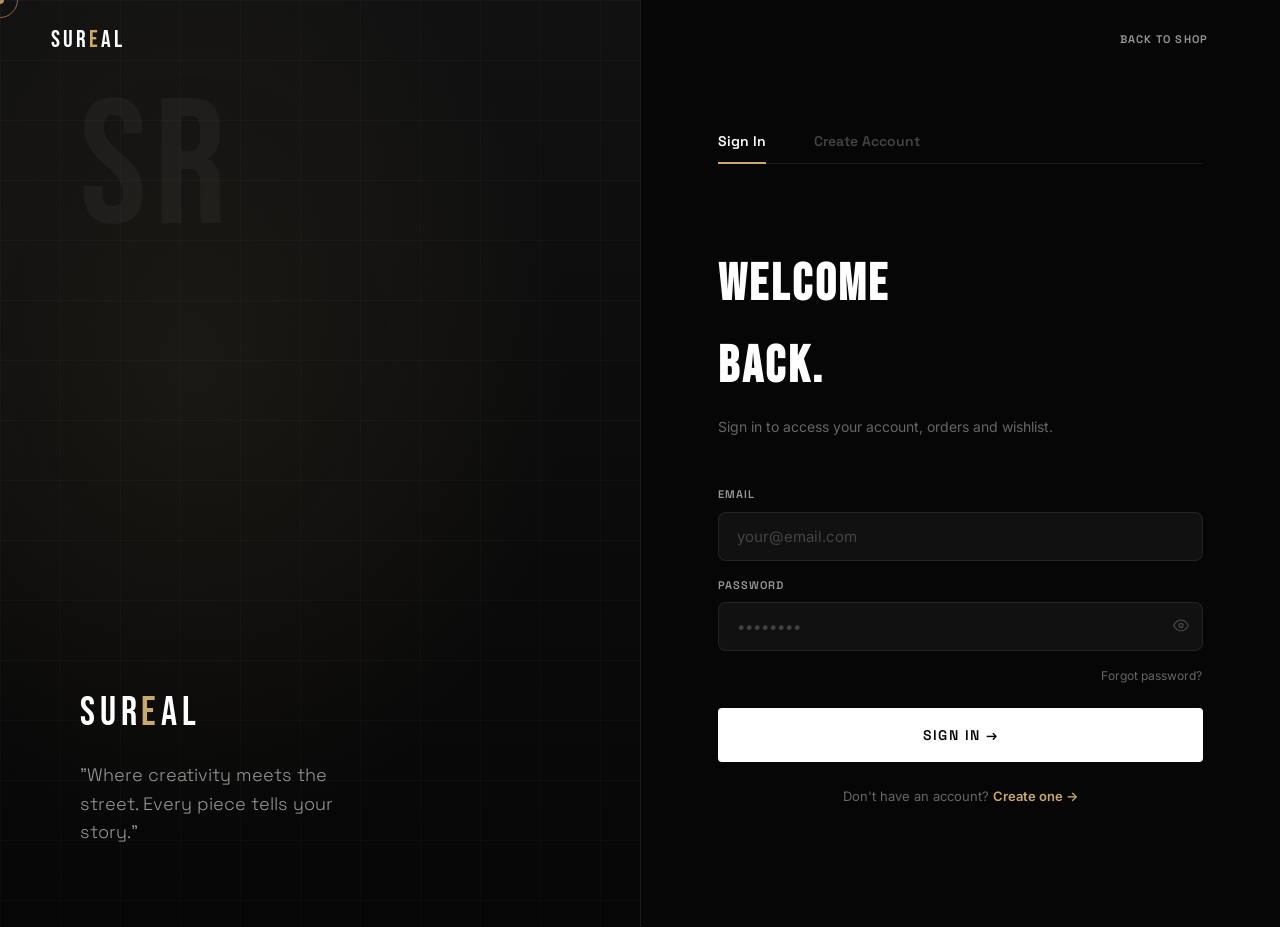
<file: auth.html>
<!DOCTYPE html>
<html lang="en">
<head>
  <meta charset="UTF-8">
  <meta name="viewport" content="width=device-width, initial-scale=1.0">
  <title>Sign In — SUREAL</title>
  <link rel="preconnect" href="https://fonts.googleapis.com">
  <link rel="preconnect" href="https://fonts.gstatic.com" crossorigin>
  <link href="https://fonts.googleapis.com/css2?family=Bebas+Neue&family=Space+Grotesk:wght@300;400;500;600;700&family=Inter:wght@300;400;500;600&family=Space+Mono:wght@400;700&display=swap" rel="stylesheet">
  <link rel="stylesheet" href="css/main.css">
  <link rel="stylesheet" href="css/animations.css">
  <style>
    body { display: flex; flex-direction: column; min-height: 100vh; }

    .auth-page {
      flex: 1;
      display: grid;
      grid-template-columns: 1fr 1fr;
      min-height: 100vh;
    }

    /* ── Visual Side ─── */
    .auth-visual {
      position: relative;
      background: var(--dark-1);
      display: flex;
      flex-direction: column;
      justify-content: space-between;
      padding: var(--space-2xl);
      overflow: hidden;
    }

    .auth-visual-bg {
      position: absolute;
      inset: 0;
      background:
        radial-gradient(ellipse at 30% 40%, rgba(200,169,110,0.08) 0%, transparent 60%),
        linear-gradient(180deg, var(--dark-1) 0%, var(--black) 100%);
    }

    .auth-visual-grid {
      position: absolute;
      inset: 0;
      background-image:
        linear-gradient(rgba(255,255,255,0.025) 1px, transparent 1px),
        linear-gradient(90deg, rgba(255,255,255,0.025) 1px, transparent 1px);
      background-size: 60px 60px;
    }

    .auth-visual-big {
      font-family: var(--font-display);
      font-size: clamp(80px, 14vw, 200px);
      color: rgba(255,255,255,0.04);
      line-height: 1;
      letter-spacing: 0.04em;
      user-select: none;
      position: relative;
      z-index: 1;
    }

    .auth-visual-bottom {
      position: relative;
      z-index: 1;
    }

    .auth-brand-logo {
      font-family: var(--font-display);
      font-size: 40px;
      letter-spacing: 0.12em;
      color: var(--white);
    }

    .auth-brand-logo span { color: var(--gold); }

    .auth-visual-quote {
      font-family: var(--font-heading);
      font-size: 18px;
      font-weight: 300;
      color: var(--gray-light);
      line-height: 1.6;
      max-width: 300px;
      margin-top: var(--space-md);
    }

    /* ── Form Side ─── */
    .auth-form-side {
      background: var(--black);
      display: flex;
      flex-direction: column;
      justify-content: center;
      padding: var(--space-3xl) clamp(var(--space-xl), 6vw, var(--space-3xl));
      border-left: 1px solid var(--glass-border);
    }

    .auth-tabs {
      display: flex;
      gap: 0;
      margin-bottom: var(--space-2xl);
      border-bottom: 1px solid var(--glass-border);
    }

    .auth-tab {
      padding: 12px 0;
      margin-right: var(--space-xl);
      font-family: var(--font-heading);
      font-size: 14px;
      font-weight: 600;
      color: var(--gray-dim);
      border-bottom: 2px solid transparent;
      margin-bottom: -1px;
      transition: color var(--t-fast), border-color var(--t-fast);
    }

    .auth-tab.active {
      color: var(--white);
      border-bottom-color: var(--gold);
    }

    .auth-tab:hover:not(.active) { color: var(--gray-light); }

    .auth-panel { display: none; animation: fade-up 0.4s var(--ease-smooth) both; }
    .auth-panel.active { display: block; }

    .auth-title {
      font-family: var(--font-display);
      font-size: clamp(36px, 4vw, 52px);
      letter-spacing: 0.06em;
      color: var(--white);
      margin-bottom: var(--space-sm);
    }

    .auth-subtitle {
      font-size: 14px;
      color: var(--gray-mid);
      margin-bottom: var(--space-xl);
      line-height: 1.6;
    }

    .auth-divider {
      display: flex;
      align-items: center;
      gap: var(--space-md);
      margin: var(--space-lg) 0;
      color: var(--gray-dim);
      font-size: 12px;
      letter-spacing: 0.1em;
    }

    .auth-divider::before,
    .auth-divider::after {
      content: '';
      flex: 1;
      height: 1px;
      background: var(--glass-border);
    }

    .auth-switch {
      margin-top: var(--space-lg);
      text-align: center;
      font-size: 13px;
      color: var(--gray-mid);
    }

    .auth-switch a {
      color: var(--gold);
      font-weight: 600;
      transition: color var(--t-fast);
    }

    .auth-switch a:hover { color: var(--gold-light); }

    .password-wrap {
      position: relative;
    }

    .password-toggle {
      position: absolute;
      right: 14px;
      top: 50%;
      transform: translateY(-50%);
      color: var(--gray-dim);
      transition: color var(--t-fast);
    }

    .password-toggle:hover { color: var(--white); }

    /* Forgot password panel */
    .forgot-panel {
      display: none;
      animation: fade-up 0.4s var(--ease-smooth) both;
    }

    .forgot-panel.active { display: block; }

    @media (max-width: 800px) {
      .auth-page { grid-template-columns: 1fr; }
      .auth-visual { display: none; }
      .auth-form-side { padding: calc(var(--nav-height) + 40px) var(--gutter) var(--space-2xl); border-left: none; }
    }
  </style>
</head>
<body>
  <div class="cursor-dot" id="cursor-dot"></div>
  <div class="cursor-ring" id="cursor-ring"></div>
  <div class="toast-container" id="toast-container"></div>

  <!-- Minimal Nav -->
  <nav style="position:fixed;top:0;left:0;right:0;z-index:100;padding:20px var(--gutter);display:flex;align-items:center;justify-content:space-between;">
    <a href="index.html" class="nav-logo" style="font-family:var(--font-display);font-size:24px;letter-spacing:0.12em;color:var(--white);">SUR<span style="color:var(--gold);">E</span>AL</a>
    <a href="shop.html" class="btn btn-ghost btn-sm">Back to Shop</a>
  </nav>

  <div class="auth-page page-transition">

    <!-- Visual -->
    <div class="auth-visual">
      <div class="auth-visual-bg"></div>
      <div class="auth-visual-grid"></div>
      <div class="auth-visual-big">SR</div>
      <div class="auth-visual-bottom">
        <div class="auth-brand-logo">SUR<span>E</span>AL</div>
        <p class="auth-visual-quote">
          "Where creativity meets the street. Every piece tells your story."
        </p>
      </div>
    </div>

    <!-- Form -->
    <div class="auth-form-side">

      <!-- Tabs -->
      <div class="auth-tabs" id="auth-tabs">
        <button class="auth-tab active" onclick="switchTab('login')">Sign In</button>
        <button class="auth-tab" onclick="switchTab('register')">Create Account</button>
      </div>

      <!-- Login Panel -->
      <div class="auth-panel active" id="panel-login">
        <h1 class="auth-title">WELCOME<br>BACK.</h1>
        <p class="auth-subtitle">Sign in to access your account, orders and wishlist.</p>

        <form id="login-form" novalidate>
          <div class="form-group">
            <label class="form-label">Email</label>
            <input type="email" class="form-input" id="login-email" placeholder="your@email.com" required autocomplete="email">
          </div>
          <div class="form-group">
            <label class="form-label">Password</label>
            <div class="password-wrap">
              <input type="password" class="form-input" id="login-password" placeholder="••••••••" required autocomplete="current-password" style="padding-right:48px;">
              <button type="button" class="password-toggle" onclick="togglePw('login-password', this)">
                <svg width="16" height="16" viewBox="0 0 24 24" fill="none" stroke="currentColor" stroke-width="2"><path d="M1 12s4-8 11-8 11 8 11 8-4 8-11 8-11-8-11-8z"/><circle cx="12" cy="12" r="3"/></svg>
              </button>
            </div>
          </div>

          <div style="display:flex; justify-content:flex-end; margin-bottom:var(--space-lg);">
            <button type="button" class="btn-ghost btn-sm" style="font-size:12px; color:var(--gray-mid); padding:0;" onclick="switchTab('forgot')">
              Forgot password?
            </button>
          </div>

          <div id="login-error" class="form-error" style="display:none; margin-bottom:12px;"></div>

          <button type="submit" class="btn btn-primary btn-full btn-lg">
            Sign In →
          </button>
        </form>

        <div class="auth-switch">
          Don't have an account? <a href="#" onclick="switchTab('register'); return false;">Create one →</a>
        </div>
      </div>

      <!-- Register Panel -->
      <div class="auth-panel" id="panel-register">
        <h1 class="auth-title">JOIN<br>SUREAL.</h1>
        <p class="auth-subtitle">Create your account to save pieces, track orders and request customs.</p>

        <form id="register-form" novalidate>
          <div style="display:grid; grid-template-columns:1fr 1fr; gap:var(--space-md);">
            <div class="form-group">
              <label class="form-label">First Name</label>
              <input type="text" class="form-input" id="reg-fname" placeholder="Enzo" required>
            </div>
            <div class="form-group">
              <label class="form-label">Last Name</label>
              <input type="text" class="form-input" id="reg-lname" placeholder="Rossi" required>
            </div>
          </div>
          <div class="form-group">
            <label class="form-label">Email</label>
            <input type="email" class="form-input" id="reg-email" placeholder="your@email.com" required>
          </div>
          <div class="form-group">
            <label class="form-label">Password</label>
            <div class="password-wrap">
              <input type="password" class="form-input" id="reg-password" placeholder="Min. 8 characters" required style="padding-right:48px;">
              <button type="button" class="password-toggle" onclick="togglePw('reg-password', this)">
                <svg width="16" height="16" viewBox="0 0 24 24" fill="none" stroke="currentColor" stroke-width="2"><path d="M1 12s4-8 11-8 11 8 11 8-4 8-11 8-11-8-11-8z"/><circle cx="12" cy="12" r="3"/></svg>
              </button>
            </div>
          </div>

          <!-- Password strength -->
          <div style="margin-bottom:var(--space-md);">
            <div style="display:flex; gap:4px; margin-bottom:6px;">
              <div class="pw-bar" style="height:3px; flex:1; background:var(--dark-3); border-radius:2px; transition:background 0.3s;"></div>
              <div class="pw-bar" style="height:3px; flex:1; background:var(--dark-3); border-radius:2px; transition:background 0.3s;"></div>
              <div class="pw-bar" style="height:3px; flex:1; background:var(--dark-3); border-radius:2px; transition:background 0.3s;"></div>
              <div class="pw-bar" style="height:3px; flex:1; background:var(--dark-3); border-radius:2px; transition:background 0.3s;"></div>
            </div>
            <div class="pw-label" style="font-size:11px; color:var(--gray-dim);"></div>
          </div>

          <div style="display:flex; align-items:flex-start; gap:10px; margin-bottom:var(--space-lg);">
            <input type="checkbox" id="reg-terms" style="width:16px;height:16px;margin-top:2px;accent-color:var(--gold);flex-shrink:0;">
            <label for="reg-terms" style="font-size:12px; color:var(--gray-mid); line-height:1.5; cursor:none;">
              I agree to the <a href="#" style="color:var(--gold);">Terms of Service</a> and <a href="#" style="color:var(--gold);">Privacy Policy</a>.
            </label>
          </div>

          <div id="reg-error" class="form-error" style="display:none; margin-bottom:12px;"></div>

          <button type="submit" class="btn btn-primary btn-full btn-lg">
            Create Account →
          </button>
        </form>

        <div class="auth-switch">
          Already have an account? <a href="#" onclick="switchTab('login'); return false;">Sign in →</a>
        </div>
      </div>

      <!-- Forgot Password Panel -->
      <div class="forgot-panel" id="panel-forgot">
        <button onclick="switchTab('login')" style="display:flex; align-items:center; gap:8px; font-family:var(--font-heading); font-size:12px; color:var(--gray-mid); margin-bottom:var(--space-xl); transition:color 0.2s;" onmouseenter="this.style.color='var(--white)'" onmouseleave="this.style.color='var(--gray-mid)'">
          <svg width="14" height="14" viewBox="0 0 24 24" fill="none" stroke="currentColor" stroke-width="2"><line x1="19" y1="12" x2="5" y2="12"/><polyline points="12 19 5 12 12 5"/></svg>
          Back to Sign In
        </button>
        <h1 class="auth-title">RESET<br>PASSWORD.</h1>
        <p class="auth-subtitle">Enter your email and we'll send you a reset link.</p>
        <form id="forgot-form" novalidate>
          <div class="form-group">
            <label class="form-label">Email</label>
            <input type="email" class="form-input" id="forgot-email" placeholder="your@email.com" required>
          </div>
          <button type="submit" class="btn btn-primary btn-full btn-lg">Send Reset Link →</button>
        </form>
      </div>

    </div>
  </div>

  <script src="js/products.js"></script>
  <script src="js/cart.js"></script>
  <script src="js/auth.js"></script>
  <script src="js/animations.js"></script>

  <script>
    /* Redirect if already logged in */
    if (Auth.isLoggedIn()) window.location.href = 'account.html';

    function switchTab(tab) {
      const tabs    = document.querySelectorAll('.auth-tab');
      const panels  = ['login','register'];

      /* Hide all panels */
      panels.forEach(p => {
        const el = document.getElementById('panel-' + p);
        if (el) el.classList.remove('active');
      });
      document.getElementById('panel-forgot')?.classList.remove('active');

      if (tab === 'forgot') {
        tabs.forEach(t => t.classList.remove('active'));
        document.getElementById('panel-forgot').classList.add('active');
        return;
      }

      tabs.forEach((t, i) => {
        const targets = ['login','register'];
        t.classList.toggle('active', targets[i] === tab);
      });
      document.getElementById('panel-' + tab).classList.add('active');
    }

    function togglePw(inputId, btn) {
      const inp = document.getElementById(inputId);
      const isText = inp.type === 'text';
      inp.type = isText ? 'password' : 'text';
      btn.style.color = isText ? 'var(--gray-dim)' : 'var(--gold)';
    }

    /* Password strength */
    document.getElementById('reg-password')?.addEventListener('input', e => {
      const pw = e.target.value;
      const bars = document.querySelectorAll('.pw-bar');
      const label = document.querySelector('.pw-label');

      let strength = 0;
      if (pw.length >= 8) strength++;
      if (/[A-Z]/.test(pw)) strength++;
      if (/[0-9]/.test(pw)) strength++;
      if (/[^a-zA-Z0-9]/.test(pw)) strength++;

      const colors = ['', '#FF6B6B', '#FFA500', '#C8A96E', '#4CAF50'];
      const labels = ['', 'Weak', 'Fair', 'Good', 'Strong'];
      bars.forEach((bar, i) => {
        bar.style.background = i < strength ? colors[strength] : 'var(--dark-3)';
      });
      if (label) {
        label.textContent = pw.length > 0 ? labels[strength] : '';
        label.style.color = colors[strength];
      }
    });

    /* Login */
    document.getElementById('login-form').addEventListener('submit', e => {
      e.preventDefault();
      const email    = document.getElementById('login-email').value.trim();
      const password = document.getElementById('login-password').value;
      const errEl    = document.getElementById('login-error');

      const result = Auth.login({ email, password });
      if (result.ok) {
        Cart.showToast('Welcome back, ' + result.user.name + '!', 'success');
        setTimeout(() => window.location.href = 'account.html', 800);
      } else {
        errEl.textContent = result.error;
        errEl.style.display = 'block';
      }
    });

    /* Register */
    document.getElementById('register-form').addEventListener('submit', e => {
      e.preventDefault();
      const fname    = document.getElementById('reg-fname').value.trim();
      const lname    = document.getElementById('reg-lname').value.trim();
      const email    = document.getElementById('reg-email').value.trim();
      const password = document.getElementById('reg-password').value;
      const terms    = document.getElementById('reg-terms').checked;
      const errEl    = document.getElementById('reg-error');

      if (!terms) { errEl.textContent = 'Please accept the terms.'; errEl.style.display='block'; return; }

      const result = Auth.register({ name: fname + ' ' + lname, email, password });
      if (result.ok) {
        Cart.showToast('Account created! Welcome to SUREAL.', 'success');
        setTimeout(() => window.location.href = 'account.html', 800);
      } else {
        errEl.textContent = result.error;
        errEl.style.display = 'block';
      }
    });

    /* Forgot */
    document.getElementById('forgot-form').addEventListener('submit', e => {
      e.preventDefault();
      const email = document.getElementById('forgot-email').value.trim();
      if (!/^[^\s@]+@[^\s@]+\.[^\s@]+$/.test(email)) {
        Cart.showToast('Please enter a valid email.', 'error'); return;
      }
      Cart.showToast('Reset link sent if account exists.', 'info');
      setTimeout(() => switchTab('login'), 1500);
    });
  </script>
</body>
</html>
</file>
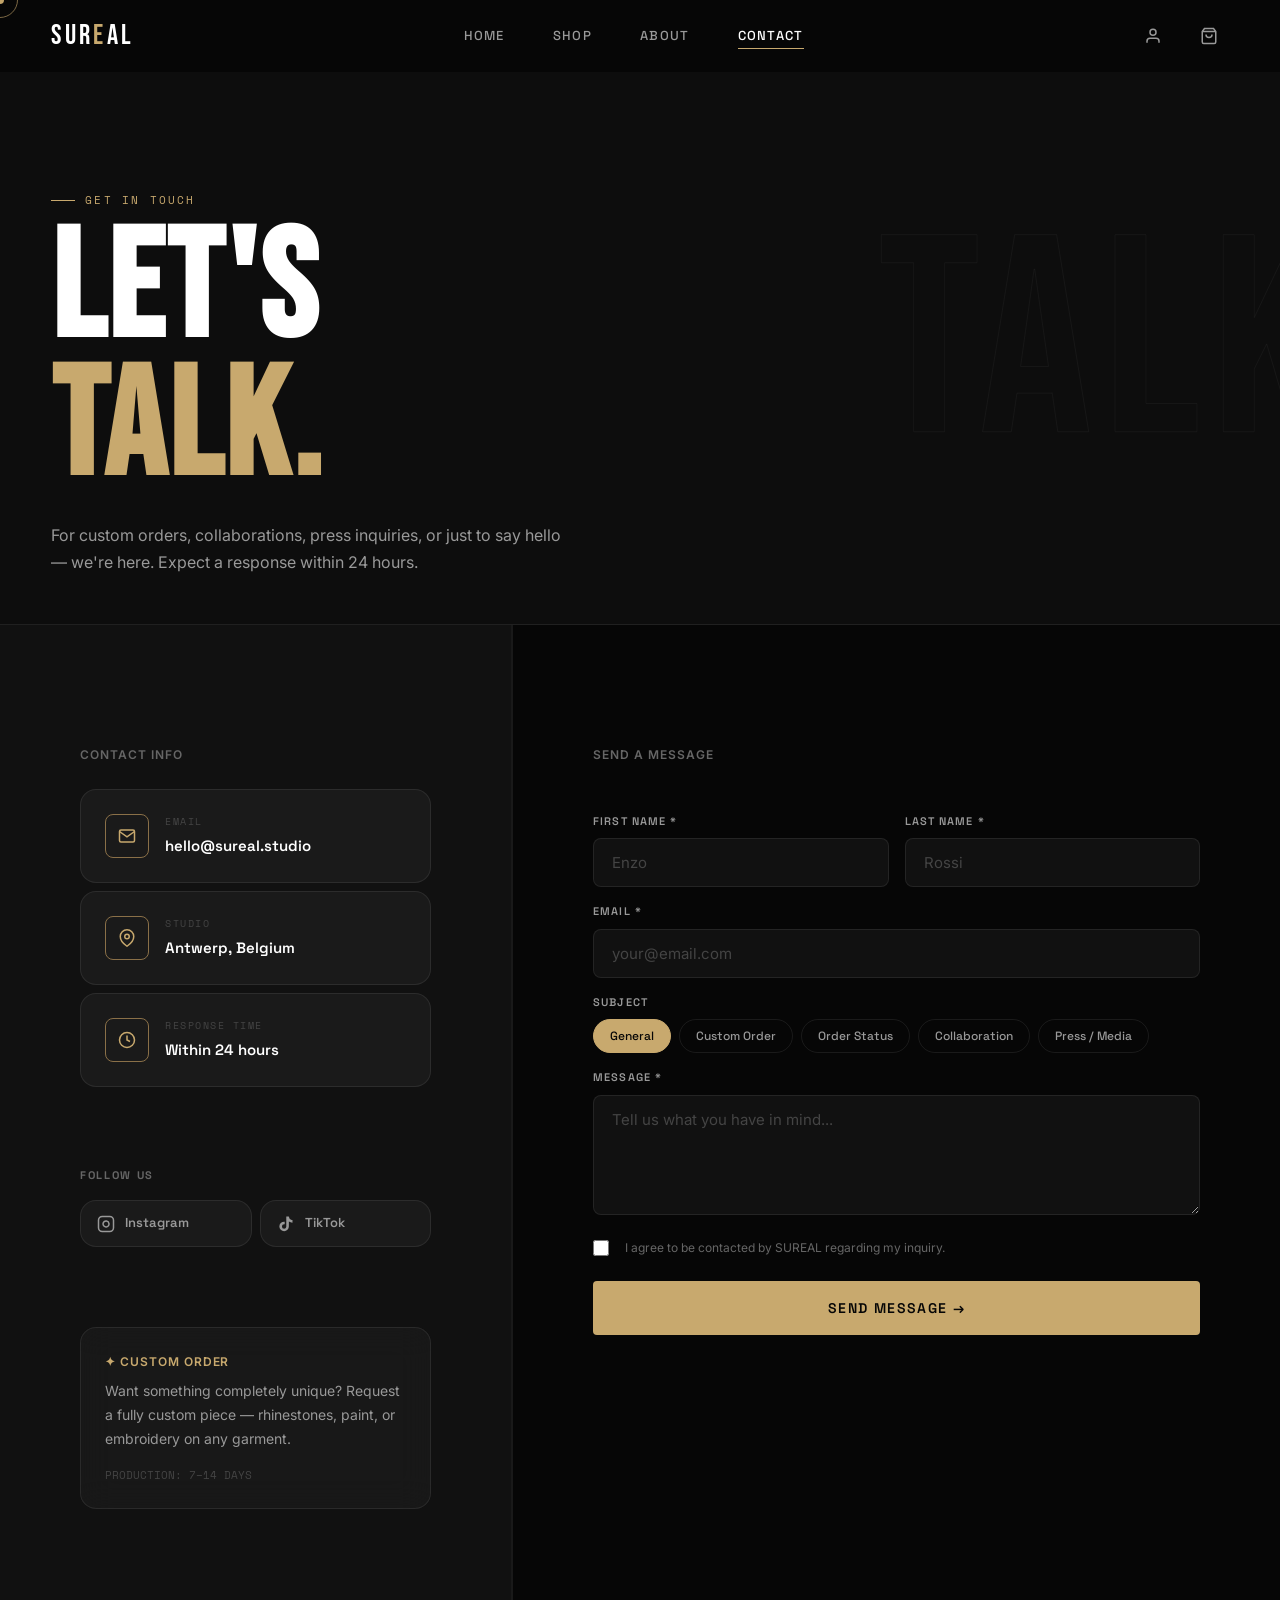
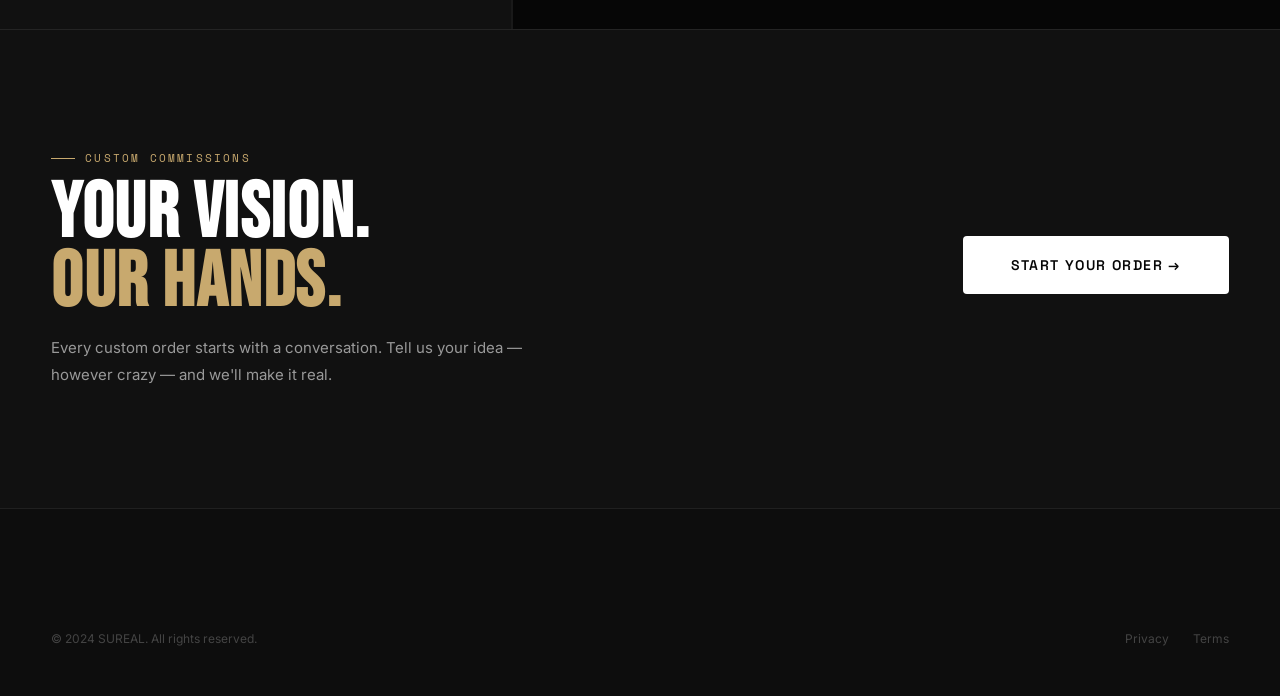
<file: contact.html>
<!DOCTYPE html>
<html lang="en">
<head>
  <meta charset="UTF-8">
  <meta name="viewport" content="width=device-width, initial-scale=1.0">
  <title>Contact — SUREAL</title>
  <link rel="preconnect" href="https://fonts.googleapis.com">
  <link rel="preconnect" href="https://fonts.gstatic.com" crossorigin>
  <link href="https://fonts.googleapis.com/css2?family=Bebas+Neue&family=Space+Grotesk:wght@300;400;500;600;700&family=Inter:wght@300;400;500;600&family=Space+Mono:wght@400;700&display=swap" rel="stylesheet">
  <link rel="stylesheet" href="css/main.css">
  <link rel="stylesheet" href="css/animations.css">
  <style>
    .contact-page { padding-top: var(--nav-height); }

    .contact-hero {
      padding: var(--space-3xl) 0 var(--space-xl);
      background: var(--black-soft);
      border-bottom: 1px solid var(--glass-border);
      position: relative;
      overflow: hidden;
    }

    .contact-hero-bg {
      position: absolute;
      right: -60px; top: 50%;
      transform: translateY(-50%);
      font-family: var(--font-display);
      font-size: clamp(120px, 22vw, 340px);
      color: transparent;
      -webkit-text-stroke: 1px rgba(255,255,255,0.04);
      pointer-events: none;
      user-select: none;
      letter-spacing: 0.04em;
    }

    /* ── Layout ─── */
    .contact-layout {
      display: grid;
      grid-template-columns: 1fr 1.5fr;
      gap: 2px;
      background: var(--glass-border);
      min-height: 70vh;
    }

    /* ── Info Panel ─── */
    .contact-info {
      background: var(--dark-1);
      padding: var(--space-3xl) var(--space-2xl);
      display: flex;
      flex-direction: column;
      gap: var(--space-2xl);
    }

    .contact-method {
      display: flex;
      gap: var(--space-md);
      padding: var(--space-lg);
      background: var(--dark-2);
      border: 1px solid var(--glass-border);
      border-radius: var(--radius-lg);
      transition: border-color var(--t-med), transform var(--t-med) var(--ease-smooth);
    }

    .contact-method:hover {
      border-color: var(--gold-dim);
      transform: translateX(6px);
    }

    .contact-method-icon {
      width: 44px; height: 44px;
      border: 1px solid var(--gold-dim);
      border-radius: var(--radius-md);
      display: flex; align-items: center; justify-content: center;
      color: var(--gold);
      flex-shrink: 0;
    }

    .contact-method-label {
      font-family: var(--font-mono);
      font-size: 10px;
      letter-spacing: 0.15em;
      text-transform: uppercase;
      color: var(--gray-dim);
      margin-bottom: 4px;
    }

    .contact-method-value {
      font-family: var(--font-heading);
      font-size: 15px;
      font-weight: 600;
      color: var(--white);
    }

    .contact-socials-title {
      font-family: var(--font-heading);
      font-size: 11px;
      font-weight: 700;
      letter-spacing: 0.15em;
      text-transform: uppercase;
      color: var(--gray-mid);
      margin-bottom: var(--space-md);
    }

    .contact-social-links {
      display: flex;
      gap: var(--space-sm);
    }

    .contact-social-btn {
      flex: 1;
      display: flex;
      align-items: center;
      gap: 10px;
      padding: 12px 16px;
      background: var(--dark-2);
      border: 1px solid var(--glass-border);
      border-radius: var(--radius-lg);
      font-family: var(--font-heading);
      font-size: 13px;
      font-weight: 600;
      color: var(--gray-light);
      transition: all var(--t-fast);
      text-decoration: none;
    }

    .contact-social-btn:hover {
      border-color: var(--gold-dim);
      color: var(--gold);
      background: rgba(200,169,110,0.05);
    }

    /* ── Form Panel ─── */
    .contact-form-panel {
      background: var(--black);
      padding: var(--space-3xl) var(--space-2xl);
    }

    .form-row {
      display: grid;
      grid-template-columns: 1fr 1fr;
      gap: var(--space-md);
    }

    .form-row-3 {
      display: grid;
      grid-template-columns: 1fr 1fr 1fr;
      gap: var(--space-sm);
    }

    /* Subject chips */
    .subject-chips {
      display: flex;
      flex-wrap: wrap;
      gap: var(--space-sm);
    }

    .subject-chip {
      padding: 8px 16px;
      border: 1px solid var(--glass-border);
      border-radius: var(--radius-pill);
      font-family: var(--font-heading);
      font-size: 12px;
      font-weight: 500;
      color: var(--gray-light);
      transition: all var(--t-fast);
      cursor: none;
    }

    .subject-chip:hover {
      border-color: var(--glass-border-h);
      color: var(--white);
    }

    .subject-chip.active {
      background: var(--gold);
      color: var(--black);
      border-color: var(--gold);
    }

    /* ── Custom Order Section ─── */
    .custom-cta-band {
      background: var(--dark-1);
      border-top: 1px solid var(--glass-border);
      padding: var(--space-3xl) 0;
    }

    .custom-cta-inner {
      display: grid;
      grid-template-columns: 1fr auto;
      align-items: center;
      gap: var(--space-2xl);
    }

    @media (max-width: 900px) {
      .contact-layout { grid-template-columns: 1fr; }
      .form-row { grid-template-columns: 1fr; }
      .form-row-3 { grid-template-columns: 1fr 1fr; }
      .custom-cta-inner { grid-template-columns: 1fr; }
    }

    @media (max-width: 500px) {
      .form-row-3 { grid-template-columns: 1fr; }
      .contact-social-links { flex-direction: column; }
    }
  </style>
</head>
<body>
  <div class="scroll-progress"></div>
  <div class="cursor-dot" id="cursor-dot"></div>
  <div class="cursor-ring" id="cursor-ring"></div>
  <div class="toast-container" id="toast-container"></div>

  <div class="cart-overlay" id="cart-overlay"></div>
  <div class="cart-drawer" id="cart-drawer">
    <div class="cart-drawer-header">
      <div class="cart-drawer-title t-display">CART</div>
      <button class="cart-close" id="cart-close"><svg width="18" height="18" viewBox="0 0 24 24" fill="none" stroke="currentColor" stroke-width="2"><line x1="18" y1="6" x2="6" y2="18"/><line x1="6" y1="6" x2="18" y2="18"/></svg></button>
    </div>
    <div class="cart-empty hidden" id="cart-empty"><div class="cart-empty-icon">◻</div><div style="text-align:center"><div class="t-heading" style="font-size:18px;margin-bottom:8px;">Cart is empty</div><a href="shop.html" class="btn btn-outline btn-sm">Shop Now →</a></div></div>
    <div class="cart-items" id="cart-items-list"></div>
    <div class="cart-footer hidden" id="cart-footer">
      <div class="cart-subtotal"><span class="cart-subtotal-label">Subtotal</span><span class="cart-subtotal-value" id="cart-subtotal-value">€0.00</span></div>
      <button class="btn btn-primary btn-full btn-lg" id="cart-checkout-btn">Checkout →</button>
    </div>
  </div>

  <nav class="nav" id="main-nav">
    <div class="nav-inner">
      <a href="index.html" class="nav-logo">SUR<span>E</span>AL</a>
      <div class="nav-links">
        <a href="index.html" class="nav-link">Home</a>
        <a href="shop.html" class="nav-link">Shop</a>
        <a href="about.html" class="nav-link">About</a>
        <a href="contact.html" class="nav-link active">Contact</a>
      </div>
      <div class="nav-actions">
        <a href="auth.html" class="nav-icon-btn" id="nav-account-link"><svg width="18" height="18" viewBox="0 0 24 24" fill="none" stroke="currentColor" stroke-width="2"><path d="M20 21v-2a4 4 0 0 0-4-4H8a4 4 0 0 0-4 4v2"/><circle cx="12" cy="7" r="4"/></svg></a>
        <button class="nav-icon-btn" data-open-cart style="position:relative;">
          <svg width="18" height="18" viewBox="0 0 24 24" fill="none" stroke="currentColor" stroke-width="2"><path d="M6 2L3 6v14a2 2 0 002 2h14a2 2 0 002-2V6l-3-4z"/><line x1="3" y1="6" x2="21" y2="6"/><path d="M16 10a4 4 0 01-8 0"/></svg>
          <span class="cart-count" id="cart-count-nav">0</span>
        </button>
        <button class="hamburger" id="hamburger"><span></span><span></span><span></span></button>
      </div>
    </div>
  </nav>

  <div class="mobile-nav" id="mobile-nav">
    <div class="mobile-nav-links">
      <a href="index.html" class="mobile-nav-link">Home</a>
      <a href="shop.html" class="mobile-nav-link">Shop</a>
      <a href="about.html" class="mobile-nav-link">About</a>
      <a href="contact.html" class="mobile-nav-link">Contact</a>
    </div>
  </div>

  <main class="contact-page page-transition">

    <!-- Hero -->
    <div class="contact-hero">
      <div class="contact-hero-bg">TALK</div>
      <div class="container" style="position:relative;z-index:1;">
        <div class="section-label" style="opacity:1;transform:none;">Get In Touch</div>
        <h1 class="t-display reveal" style="font-size:clamp(64px,12vw,180px); margin-top:12px; line-height:0.9; color:var(--white);">
          LET'S<br><span style="color:var(--gold);">TALK.</span>
        </h1>
        <p class="reveal delay-2" style="font-size:16px; color:var(--gray-light); max-width:520px; line-height:1.7; margin-top:var(--space-lg);">
          For custom orders, collaborations, press inquiries, or just to say hello — we're here. Expect a response within 24 hours.
        </p>
      </div>
    </div>

    <!-- Contact Layout -->
    <div class="contact-layout">

      <!-- Info Panel -->
      <div class="contact-info">
        <div>
          <div class="t-label" style="color:var(--gray-mid); margin-bottom:var(--space-lg);">Contact Info</div>

          <div class="contact-method reveal">
            <div class="contact-method-icon">
              <svg width="18" height="18" viewBox="0 0 24 24" fill="none" stroke="currentColor" stroke-width="2"><path d="M4 4h16c1.1 0 2 .9 2 2v12c0 1.1-.9 2-2 2H4c-1.1 0-2-.9-2-2V6c0-1.1.9-2 2-2z"/><polyline points="22,6 12,13 2,6"/></svg>
            </div>
            <div>
              <div class="contact-method-label">Email</div>
              <div class="contact-method-value">hello@sureal.studio</div>
            </div>
          </div>

          <div class="contact-method reveal delay-1" style="margin-top:var(--space-sm);">
            <div class="contact-method-icon">
              <svg width="18" height="18" viewBox="0 0 24 24" fill="none" stroke="currentColor" stroke-width="2"><path d="M21 10c0 7-9 13-9 13s-9-6-9-13a9 9 0 0 1 18 0z"/><circle cx="12" cy="10" r="3"/></svg>
            </div>
            <div>
              <div class="contact-method-label">Studio</div>
              <div class="contact-method-value">Antwerp, Belgium</div>
            </div>
          </div>

          <div class="contact-method reveal delay-2" style="margin-top:var(--space-sm);">
            <div class="contact-method-icon">
              <svg width="18" height="18" viewBox="0 0 24 24" fill="none" stroke="currentColor" stroke-width="2"><circle cx="12" cy="12" r="10"/><polyline points="12 6 12 12 16 14"/></svg>
            </div>
            <div>
              <div class="contact-method-label">Response Time</div>
              <div class="contact-method-value">Within 24 hours</div>
            </div>
          </div>
        </div>

        <div class="reveal delay-3">
          <div class="contact-socials-title">Follow Us</div>
          <div class="contact-social-links">
            <a href="#" class="contact-social-btn">
              <svg width="18" height="18" viewBox="0 0 24 24" fill="none" stroke="currentColor" stroke-width="2"><rect x="2" y="2" width="20" height="20" rx="5"/><path d="M16 11.37A4 4 0 1 1 12.63 8 4 4 0 0 1 16 11.37z"/><line x1="17.5" y1="6.5" x2="17.51" y2="6.5"/></svg>
              Instagram
            </a>
            <a href="#" class="contact-social-btn">
              <svg width="18" height="18" viewBox="0 0 24 24" fill="currentColor"><path d="M19.59 6.69a4.83 4.83 0 0 1-3.77-4.25V2h-3.45v13.67a2.89 2.89 0 0 1-2.88 2.5 2.89 2.89 0 0 1-2.89-2.89 2.89 2.89 0 0 1 2.89-2.89c.28 0 .54.04.79.1V9.01a6.33 6.33 0 0 0-.79-.05 6.34 6.34 0 0 0-6.34 6.34 6.34 6.34 0 0 0 6.34 6.34 6.34 6.34 0 0 0 6.33-6.34V8.69a8.26 8.26 0 0 0 4.83 1.55V6.79a4.85 4.85 0 0 1-1.06-.1z"/></svg>
              TikTok
            </a>
          </div>
        </div>

        <!-- Custom order CTA -->
        <div class="glass reveal delay-4" style="padding:var(--space-lg); border-radius:var(--radius-lg);">
          <div class="t-label" style="color:var(--gold); margin-bottom:var(--space-sm);">✦ Custom Order</div>
          <p style="font-size:14px; color:var(--gray-light); line-height:1.7; margin-bottom:var(--space-md);">
            Want something completely unique? Request a fully custom piece — rhinestones, paint, or embroidery on any garment.
          </p>
          <div style="font-family:var(--font-mono); font-size:11px; color:var(--gray-dim);">
            PRODUCTION: 7–14 DAYS
          </div>
        </div>
      </div>

      <!-- Form Panel -->
      <div class="contact-form-panel">
        <div class="t-label" style="color:var(--gray-mid); margin-bottom:var(--space-xl);">Send a Message</div>

        <form id="contact-form" novalidate>
          <div class="form-row">
            <div class="form-group">
              <label class="form-label">First Name *</label>
              <input type="text" class="form-input" id="cf-fname" placeholder="Enzo" required>
            </div>
            <div class="form-group">
              <label class="form-label">Last Name *</label>
              <input type="text" class="form-input" id="cf-lname" placeholder="Rossi" required>
            </div>
          </div>

          <div class="form-group">
            <label class="form-label">Email *</label>
            <input type="email" class="form-input" id="cf-email" placeholder="your@email.com" required>
          </div>

          <div class="form-group">
            <label class="form-label">Subject</label>
            <div class="subject-chips" id="subject-chips">
              <button type="button" class="subject-chip active" data-val="General">General</button>
              <button type="button" class="subject-chip" data-val="Custom Order">Custom Order</button>
              <button type="button" class="subject-chip" data-val="Order Status">Order Status</button>
              <button type="button" class="subject-chip" data-val="Collab">Collaboration</button>
              <button type="button" class="subject-chip" data-val="Press">Press / Media</button>
            </div>
          </div>

          <!-- Custom order extras (shown when "Custom Order" selected) -->
          <div id="custom-order-fields" style="display:none;">
            <div class="form-group">
              <label class="form-label">Garment Type</label>
              <div class="form-row-3">
                <button type="button" class="subject-chip" data-garment="Shorts">Shorts</button>
                <button type="button" class="subject-chip" data-garment="Jeans">Jeans</button>
                <button type="button" class="subject-chip" data-garment="Jacket">Jacket</button>
                <button type="button" class="subject-chip" data-garment="Hoodie">Hoodie</button>
                <button type="button" class="subject-chip" data-garment="Tee">T-Shirt</button>
                <button type="button" class="subject-chip" data-garment="Other">Other</button>
              </div>
            </div>
            <div class="form-group">
              <label class="form-label">Decoration Style</label>
              <div class="form-row-3">
                <button type="button" class="subject-chip" data-deco="Rhinestones">Rhinestones</button>
                <button type="button" class="subject-chip" data-deco="Hand Paint">Hand Paint</button>
                <button type="button" class="subject-chip" data-deco="Embroidery">Embroidery</button>
                <button type="button" class="subject-chip" data-deco="Screen Print">Screen Print</button>
                <button type="button" class="subject-chip" data-deco="Mixed">Mixed</button>
                <button type="button" class="subject-chip" data-deco="Custom">Custom</button>
              </div>
            </div>
          </div>

          <div class="form-group">
            <label class="form-label">Message *</label>
            <textarea class="form-input form-textarea" id="cf-message" placeholder="Tell us what you have in mind..." required></textarea>
          </div>

          <div style="display:flex; align-items:center; gap:var(--space-md); margin-bottom:var(--space-lg);">
            <input type="checkbox" id="cf-consent" style="width:16px;height:16px;accent-color:var(--gold);">
            <label for="cf-consent" style="font-size:12px; color:var(--gray-mid); line-height:1.5; cursor:none;">
              I agree to be contacted by SUREAL regarding my inquiry.
            </label>
          </div>

          <button type="submit" class="btn btn-gold btn-lg btn-full" id="contact-submit">
            Send Message →
          </button>
        </form>
      </div>
    </div>

    <!-- Custom Order CTA Band -->
    <section class="custom-cta-band">
      <div class="container">
        <div class="custom-cta-inner">
          <div>
            <div class="section-label reveal">Custom Commissions</div>
            <h2 class="t-display reveal delay-1" style="font-size:clamp(40px,6vw,80px); margin-top:12px; color:var(--white); line-height:0.9;">
              YOUR VISION.<br><span style="color:var(--gold);">OUR HANDS.</span>
            </h2>
            <p class="reveal delay-2" style="font-size:15px; color:var(--gray-light); max-width:480px; line-height:1.8; margin-top:16px;">
              Every custom order starts with a conversation. Tell us your idea — however crazy — and we'll make it real.
            </p>
          </div>
          <div class="reveal delay-3">
            <a href="#contact-form" class="btn btn-primary btn-lg magnetic">
              Start Your Order →
            </a>
          </div>
        </div>
      </div>
    </section>

  </main>

  <footer class="footer">
    <div class="container">
      <div class="footer-bottom" style="border-top:none;padding-top:0;">
        <div class="footer-copy">© 2024 SUREAL. All rights reserved.</div>
        <div class="footer-legal"><a href="#">Privacy</a><a href="#">Terms</a></div>
      </div>
    </div>
  </footer>

  <script src="js/products.js"></script>
  <script src="js/cart.js"></script>
  <script src="js/auth.js"></script>
  <script src="js/animations.js"></script>
  <script src="js/main.js"></script>

  <script>
    let selectedSubject = 'General';

    /* Subject chips */
    document.querySelectorAll('[data-val]').forEach(chip => {
      chip.addEventListener('click', () => {
        document.querySelectorAll('[data-val]').forEach(c => c.classList.remove('active'));
        chip.classList.add('active');
        selectedSubject = chip.dataset.val;

        const customFields = document.getElementById('custom-order-fields');
        customFields.style.display = selectedSubject === 'Custom Order' ? 'block' : 'none';
      });
    });

    /* Garment / deco single-select */
    ['garment', 'deco'].forEach(type => {
      document.querySelectorAll(`[data-${type}]`).forEach(chip => {
        chip.addEventListener('click', () => {
          document.querySelectorAll(`[data-${type}]`).forEach(c => c.classList.remove('active'));
          chip.classList.add('active');
        });
      });
    });

    /* Form submit */
    document.getElementById('contact-form').addEventListener('submit', e => {
      e.preventDefault();

      const fname   = document.getElementById('cf-fname').value.trim();
      const lname   = document.getElementById('cf-lname').value.trim();
      const email   = document.getElementById('cf-email').value.trim();
      const message = document.getElementById('cf-message').value.trim();
      const consent = document.getElementById('cf-consent').checked;

      if (!fname || !lname) { Cart.showToast('Please enter your name.', 'error'); return; }
      if (!/^[^\s@]+@[^\s@]+\.[^\s@]+$/.test(email)) { Cart.showToast('Please enter a valid email.', 'error'); return; }
      if (!message) { Cart.showToast('Please write a message.', 'error'); return; }
      if (!consent) { Cart.showToast('Please agree to be contacted.', 'error'); return; }

      const btn = document.getElementById('contact-submit');
      btn.textContent = 'Sending...';
      btn.disabled = true;

      /* Simulate send (replace with real API) */
      setTimeout(() => {
        Cart.showToast('Message sent! We\'ll reply within 24 hours.', 'success');
        document.getElementById('contact-form').reset();
        document.querySelectorAll('.subject-chip').forEach(c => c.classList.remove('active'));
        document.querySelector('[data-val="General"]').classList.add('active');
        selectedSubject = 'General';
        document.getElementById('custom-order-fields').style.display = 'none';
        btn.textContent = 'Send Message →';
        btn.disabled = false;
      }, 1200);
    });
  </script>
</body>
</html>
</file>
<file: css/main.css>
/* ============================================================
   SUREAL — Main CSS Design System
   Premium Streetwear E-Commerce
   ============================================================ */

@import url('https://fonts.googleapis.com/css2?family=Bebas+Neue&family=Space+Grotesk:wght@300;400;500;600;700&family=Inter:wght@300;400;500;600&family=Space+Mono:wght@400;700&display=swap');

/* ============================================================
   DESIGN TOKENS
   ============================================================ */
:root {
  /* Colors */
  --black:        #060606;
  --black-soft:   #0D0D0D;
  --dark-1:       #111111;
  --dark-2:       #1A1A1A;
  --dark-3:       #242424;
  --dark-4:       #2E2E2E;
  --gray-dim:     #444444;
  --gray-mid:     #666666;
  --gray-light:   #999999;
  --off-white:    #E8E4DC;
  --white:        #FFFFFF;
  --gold:         #C8A96E;
  --gold-light:   #DFC08A;
  --gold-dim:     #8A7048;

  /* Glass */
  --glass-bg:        rgba(255, 255, 255, 0.03);
  --glass-bg-hover:  rgba(255, 255, 255, 0.07);
  --glass-border:    rgba(255, 255, 255, 0.08);
  --glass-border-h:  rgba(255, 255, 255, 0.18);
  --glass-dark:      rgba(6, 6, 6, 0.85);

  /* Typography */
  --font-display:  'Bebas Neue', sans-serif;
  --font-heading:  'Space Grotesk', sans-serif;
  --font-body:     'Inter', sans-serif;
  --font-mono:     'Space Mono', monospace;

  /* Spacing */
  --space-xs:   4px;
  --space-sm:   8px;
  --space-md:   16px;
  --space-lg:   24px;
  --space-xl:   48px;
  --space-2xl:  80px;
  --space-3xl:  120px;

  /* Layout */
  --nav-height: 72px;
  --max-width:  1400px;
  --gutter:     clamp(20px, 4vw, 60px);

  /* Radius */
  --radius-sm:  4px;
  --radius-md:  8px;
  --radius-lg:  16px;
  --radius-xl:  24px;
  --radius-pill: 999px;

  /* Transitions */
  --ease-smooth: cubic-bezier(0.16, 1, 0.3, 1);
  --ease-bounce: cubic-bezier(0.34, 1.56, 0.64, 1);
  --ease-in:     cubic-bezier(0.4, 0, 1, 1);
  --ease-out:    cubic-bezier(0, 0, 0.2, 1);
  --t-fast:  0.15s;
  --t-med:   0.35s;
  --t-slow:  0.65s;
  --t-xl:    1.2s;

  /* Shadows */
  --shadow-sm:  0 2px 8px rgba(0,0,0,0.4);
  --shadow-md:  0 8px 32px rgba(0,0,0,0.6);
  --shadow-lg:  0 24px 64px rgba(0,0,0,0.8);
  --shadow-gold: 0 0 40px rgba(200, 169, 110, 0.15);
  --shadow-glow: 0 0 80px rgba(200, 169, 110, 0.08);
}

/* ============================================================
   RESET & BASE
   ============================================================ */
*, *::before, *::after {
  box-sizing: border-box;
  margin: 0;
  padding: 0;
}

html {
  scroll-behavior: smooth;
  -webkit-font-smoothing: antialiased;
  -moz-osx-font-smoothing: grayscale;
  font-size: 16px;
}

body {
  background-color: var(--black);
  color: var(--white);
  font-family: var(--font-body);
  font-weight: 400;
  line-height: 1.6;
  overflow-x: hidden;
  cursor: none;
}

img, video { max-width: 100%; display: block; }
a { color: inherit; text-decoration: none; }
button { cursor: none; border: none; background: none; font-family: inherit; }
input, textarea, select { font-family: inherit; }
ul, ol { list-style: none; }

/* ============================================================
   CUSTOM CURSOR
   ============================================================ */
.cursor-dot {
  position: fixed;
  width: 8px;
  height: 8px;
  background: var(--gold);
  border-radius: 50%;
  pointer-events: none;
  z-index: 99999;
  transform: translate(-50%, -50%);
  transition: transform 0.1s var(--ease-smooth), opacity 0.2s;
  mix-blend-mode: difference;
}

.cursor-ring {
  position: fixed;
  width: 36px;
  height: 36px;
  border: 1.5px solid rgba(200, 169, 110, 0.6);
  border-radius: 50%;
  pointer-events: none;
  z-index: 99998;
  transform: translate(-50%, -50%);
  transition: width 0.4s var(--ease-smooth),
              height 0.4s var(--ease-smooth),
              border-color 0.3s,
              top 0.08s linear,
              left 0.08s linear;
}

.cursor-ring.hovering {
  width: 60px;
  height: 60px;
  border-color: var(--gold);
  background: rgba(200, 169, 110, 0.06);
}

/* ============================================================
   SCROLLBAR
   ============================================================ */
::-webkit-scrollbar { width: 4px; }
::-webkit-scrollbar-track { background: var(--black); }
::-webkit-scrollbar-thumb { background: var(--dark-4); border-radius: 2px; }
::-webkit-scrollbar-thumb:hover { background: var(--gold-dim); }

/* ============================================================
   TYPOGRAPHY
   ============================================================ */
.t-display {
  font-family: var(--font-display);
  line-height: 0.9;
  letter-spacing: 0.02em;
  text-transform: uppercase;
}

.t-heading {
  font-family: var(--font-heading);
  font-weight: 700;
  line-height: 1.1;
  letter-spacing: -0.02em;
}

.t-body { font-family: var(--font-body); font-weight: 400; }
.t-mono { font-family: var(--font-mono); }
.t-caption { font-size: 11px; letter-spacing: 0.12em; text-transform: uppercase; color: var(--gray-mid); }
.t-label  { font-size: 12px; letter-spacing: 0.08em; text-transform: uppercase; font-weight: 600; }
.t-gold   { color: var(--gold); }
.t-dim    { color: var(--gray-light); }
.t-strike { text-decoration: line-through; color: var(--gray-dim); }

/* ============================================================
   LAYOUT UTILITIES
   ============================================================ */
.container {
  width: 100%;
  max-width: var(--max-width);
  margin: 0 auto;
  padding: 0 var(--gutter);
}

.section { padding: var(--space-3xl) 0; }
.section-sm { padding: var(--space-2xl) 0; }

.flex  { display: flex; }
.grid  { display: grid; }
.aic   { align-items: center; }
.jcb   { justify-content: space-between; }
.jcc   { justify-content: center; }
.gap-sm { gap: var(--space-sm); }
.gap-md { gap: var(--space-md); }
.gap-lg { gap: var(--space-lg); }

/* ============================================================
   NAVIGATION
   ============================================================ */
.nav {
  position: fixed;
  top: 0; left: 0; right: 0;
  height: var(--nav-height);
  z-index: 1000;
  display: flex;
  align-items: center;
  transition: background var(--t-slow) var(--ease-smooth),
              backdrop-filter var(--t-slow);
}

.nav.scrolled {
  background: var(--glass-dark);
  backdrop-filter: blur(24px) saturate(1.6);
  -webkit-backdrop-filter: blur(24px) saturate(1.6);
  border-bottom: 1px solid var(--glass-border);
}

.nav-inner {
  width: 100%;
  max-width: var(--max-width);
  margin: 0 auto;
  padding: 0 var(--gutter);
  display: flex;
  align-items: center;
  justify-content: space-between;
}

.nav-logo {
  font-family: var(--font-display);
  font-size: 28px;
  letter-spacing: 0.12em;
  color: var(--white);
  transition: color var(--t-fast);
}

.nav-logo span { color: var(--gold); }

.nav-links {
  display: flex;
  align-items: center;
  gap: var(--space-xl);
}

.nav-link {
  font-family: var(--font-heading);
  font-size: 13px;
  font-weight: 500;
  letter-spacing: 0.1em;
  text-transform: uppercase;
  color: var(--gray-light);
  transition: color var(--t-fast);
  position: relative;
}

.nav-link::after {
  content: '';
  position: absolute;
  bottom: -3px; left: 0;
  width: 0; height: 1px;
  background: var(--gold);
  transition: width var(--t-med) var(--ease-smooth);
}

.nav-link:hover { color: var(--white); }
.nav-link:hover::after { width: 100%; }
.nav-link.active { color: var(--white); }
.nav-link.active::after { width: 100%; }

.nav-actions {
  display: flex;
  align-items: center;
  gap: var(--space-md);
}

.nav-icon-btn {
  width: 40px; height: 40px;
  display: flex; align-items: center; justify-content: center;
  border-radius: var(--radius-sm);
  color: var(--gray-light);
  transition: color var(--t-fast), background var(--t-fast);
  position: relative;
}

.nav-icon-btn:hover {
  color: var(--white);
  background: var(--glass-bg-hover);
}

.cart-count {
  position: absolute;
  top: 5px; right: 5px;
  width: 16px; height: 16px;
  background: var(--gold);
  color: var(--black);
  border-radius: 50%;
  font-size: 9px;
  font-weight: 700;
  font-family: var(--font-heading);
  display: flex; align-items: center; justify-content: center;
  opacity: 0;
  transform: scale(0);
  transition: opacity var(--t-fast), transform var(--t-fast) var(--ease-bounce);
}

.cart-count.visible {
  opacity: 1;
  transform: scale(1);
}

/* Hamburger */
.hamburger {
  display: none;
  flex-direction: column;
  gap: 5px;
  width: 32px;
  padding: 4px;
}

.hamburger span {
  display: block;
  height: 1.5px;
  background: var(--white);
  transition: transform var(--t-med) var(--ease-smooth),
              opacity var(--t-fast),
              width var(--t-med) var(--ease-smooth);
}

.hamburger span:nth-child(2) { width: 70%; }
.hamburger.open span:nth-child(1) { transform: translateY(6.5px) rotate(45deg); }
.hamburger.open span:nth-child(2) { opacity: 0; width: 100%; }
.hamburger.open span:nth-child(3) { transform: translateY(-6.5px) rotate(-45deg); }

/* Mobile nav */
.mobile-nav {
  position: fixed;
  top: 0; left: 0; right: 0; bottom: 0;
  background: var(--black);
  z-index: 999;
  display: flex;
  flex-direction: column;
  justify-content: center;
  padding: var(--space-xl) var(--gutter);
  transform: translateY(-100%);
  transition: transform var(--t-slow) var(--ease-smooth);
}

.mobile-nav.open { transform: translateY(0); }

.mobile-nav-links {
  display: flex;
  flex-direction: column;
  gap: var(--space-md);
}

.mobile-nav-link {
  font-family: var(--font-display);
  font-size: clamp(48px, 10vw, 80px);
  color: var(--dark-3);
  transition: color var(--t-fast);
  letter-spacing: 0.04em;
}

.mobile-nav-link:hover { color: var(--white); }

/* ============================================================
   GLASS CARDS
   ============================================================ */
.glass {
  background: var(--glass-bg);
  backdrop-filter: blur(16px) saturate(1.4);
  -webkit-backdrop-filter: blur(16px) saturate(1.4);
  border: 1px solid var(--glass-border);
  border-radius: var(--radius-lg);
}

.glass-dark {
  background: rgba(10, 10, 10, 0.9);
  backdrop-filter: blur(24px);
  -webkit-backdrop-filter: blur(24px);
  border: 1px solid var(--glass-border);
}

/* ============================================================
   BUTTONS
   ============================================================ */
.btn {
  display: inline-flex;
  align-items: center;
  justify-content: center;
  gap: var(--space-sm);
  padding: 14px 32px;
  font-family: var(--font-heading);
  font-size: 13px;
  font-weight: 600;
  letter-spacing: 0.1em;
  text-transform: uppercase;
  border-radius: var(--radius-sm);
  transition: all var(--t-med) var(--ease-smooth);
  position: relative;
  overflow: hidden;
}

.btn::before {
  content: '';
  position: absolute;
  inset: 0;
  background: rgba(255,255,255,0.06);
  transform: translateX(-100%);
  transition: transform var(--t-med) var(--ease-smooth);
}

.btn:hover::before { transform: translateX(0); }

.btn-primary {
  background: var(--white);
  color: var(--black);
}

.btn-primary:hover {
  background: var(--off-white);
  transform: translateY(-2px);
  box-shadow: var(--shadow-md);
}

.btn-outline {
  background: transparent;
  color: var(--white);
  border: 1px solid var(--glass-border-h);
}

.btn-outline:hover {
  border-color: var(--white);
  transform: translateY(-2px);
}

.btn-gold {
  background: var(--gold);
  color: var(--black);
}

.btn-gold:hover {
  background: var(--gold-light);
  transform: translateY(-2px);
  box-shadow: var(--shadow-gold);
}

.btn-ghost {
  background: transparent;
  color: var(--gray-light);
  padding: 10px 20px;
  border: 1px solid transparent;
}

.btn-ghost:hover {
  color: var(--white);
  border-color: var(--glass-border);
}

.btn-sm { padding: 10px 20px; font-size: 11px; }
.btn-lg { padding: 18px 48px; font-size: 14px; }
.btn-full { width: 100%; }

.btn-icon {
  width: 48px; height: 48px;
  padding: 0;
  border-radius: var(--radius-md);
  border: 1px solid var(--glass-border);
  color: var(--gray-light);
}

.btn-icon:hover {
  border-color: var(--glass-border-h);
  color: var(--white);
  background: var(--glass-bg-hover);
}

/* ============================================================
   PRODUCT CARDS
   ============================================================ */
.product-card {
  position: relative;
  display: block;
  border-radius: var(--radius-lg);
  overflow: hidden;
  background: var(--dark-1);
  transition: transform var(--t-med) var(--ease-smooth),
              box-shadow var(--t-med);
}

.product-card:hover {
  transform: translateY(-6px);
  box-shadow: var(--shadow-lg);
}

.product-img-wrap {
  position: relative;
  aspect-ratio: 3/4;
  overflow: hidden;
  background: var(--dark-2);
}

.product-img-wrap img {
  width: 100%; height: 100%;
  object-fit: cover;
  transition: transform var(--t-xl) var(--ease-smooth);
  filter: brightness(0.9);
}

.product-card:hover .product-img-wrap img {
  transform: scale(1.06);
  filter: brightness(1);
}

/* Product image placeholder (before real images added) */
.product-img-placeholder {
  width: 100%; height: 100%;
  display: flex; align-items: center; justify-content: center;
  background: linear-gradient(145deg, var(--dark-2) 0%, var(--dark-3) 50%, var(--dark-2) 100%);
  position: relative;
  overflow: hidden;
}

.product-img-placeholder::before {
  content: '';
  position: absolute;
  inset: 0;
  background: radial-gradient(ellipse at 30% 30%, rgba(200,169,110,0.06) 0%, transparent 60%);
}

.product-img-placeholder .placeholder-label {
  font-family: var(--font-display);
  font-size: 48px;
  color: var(--dark-4);
  letter-spacing: 0.1em;
  text-align: center;
  user-select: none;
}

.product-tag {
  position: absolute;
  top: 12px; left: 12px;
  padding: 4px 10px;
  background: var(--gold);
  color: var(--black);
  font-family: var(--font-heading);
  font-size: 10px;
  font-weight: 700;
  letter-spacing: 0.1em;
  text-transform: uppercase;
  border-radius: var(--radius-sm);
  z-index: 2;
}

.product-tag.new { background: var(--white); }
.product-tag.sold-out { background: var(--gray-dim); color: var(--white); }

.product-overlay {
  position: absolute;
  inset: 0;
  background: linear-gradient(to top, rgba(6,6,6,0.7) 0%, transparent 50%);
  opacity: 0;
  transition: opacity var(--t-med);
  display: flex;
  align-items: flex-end;
  padding: var(--space-md);
  z-index: 2;
}

.product-card:hover .product-overlay { opacity: 1; }

.product-quick-add {
  width: 100%;
  background: rgba(255,255,255,0.95);
  color: var(--black);
  padding: 12px;
  border-radius: var(--radius-sm);
  font-family: var(--font-heading);
  font-size: 12px;
  font-weight: 700;
  letter-spacing: 0.1em;
  text-transform: uppercase;
  transform: translateY(8px);
  transition: transform var(--t-med) var(--ease-smooth);
}

.product-card:hover .product-quick-add { transform: translateY(0); }

.product-info {
  padding: var(--space-md);
}

.product-name {
  font-family: var(--font-heading);
  font-size: 14px;
  font-weight: 600;
  letter-spacing: 0.02em;
  color: var(--white);
  margin-bottom: 4px;
  transition: color var(--t-fast);
}

.product-card:hover .product-name { color: var(--gold); }

.product-price-wrap {
  display: flex;
  align-items: center;
  gap: var(--space-sm);
}

.product-price {
  font-family: var(--font-mono);
  font-size: 14px;
  font-weight: 700;
  color: var(--white);
}

.product-price-original {
  font-family: var(--font-mono);
  font-size: 12px;
  color: var(--gray-dim);
  text-decoration: line-through;
}

.product-wishlist {
  position: absolute;
  top: 12px; right: 12px;
  width: 36px; height: 36px;
  background: var(--glass-dark);
  backdrop-filter: blur(10px);
  border: 1px solid var(--glass-border);
  border-radius: 50%;
  display: flex; align-items: center; justify-content: center;
  color: var(--gray-light);
  z-index: 3;
  transition: all var(--t-fast);
  opacity: 0;
}

.product-card:hover .product-wishlist { opacity: 1; }

.product-wishlist:hover {
  background: var(--dark-1);
  color: var(--gold);
  border-color: var(--gold);
}

.product-wishlist.active {
  opacity: 1;
  color: var(--gold);
  border-color: var(--gold);
}

/* ============================================================
   MARQUEE / TICKER
   ============================================================ */
.marquee-wrap {
  overflow: hidden;
  border-top: 1px solid var(--glass-border);
  border-bottom: 1px solid var(--glass-border);
  padding: 14px 0;
  background: var(--black-soft);
}

.marquee-track {
  display: flex;
  gap: 0;
  width: max-content;
  animation: marquee-scroll 24s linear infinite;
}

.marquee-track.reverse {
  animation-direction: reverse;
}

.marquee-item {
  display: flex;
  align-items: center;
  gap: 20px;
  padding: 0 20px;
  white-space: nowrap;
  font-family: var(--font-display);
  font-size: 13px;
  letter-spacing: 0.14em;
  color: var(--gray-mid);
  text-transform: uppercase;
}

.marquee-item .dot {
  width: 4px; height: 4px;
  background: var(--gold);
  border-radius: 50%;
  flex-shrink: 0;
}

.marquee-item.gold { color: var(--gold); }

@keyframes marquee-scroll {
  from { transform: translateX(0); }
  to   { transform: translateX(-50%); }
}

.marquee-wrap:hover .marquee-track { animation-play-state: paused; }

/* ============================================================
   SECTION HEADERS
   ============================================================ */
.section-header {
  display: flex;
  align-items: flex-end;
  justify-content: space-between;
  margin-bottom: var(--space-xl);
  gap: var(--space-lg);
}

.section-label {
  font-family: var(--font-mono);
  font-size: 11px;
  letter-spacing: 0.2em;
  text-transform: uppercase;
  color: var(--gold);
  margin-bottom: var(--space-sm);
  display: flex;
  align-items: center;
  gap: 10px;
}

.section-label::before {
  content: '';
  display: block;
  width: 24px; height: 1px;
  background: var(--gold);
}

.section-title {
  font-family: var(--font-display);
  font-size: clamp(48px, 6vw, 96px);
  color: var(--white);
  line-height: 0.9;
  letter-spacing: 0.04em;
}

/* ============================================================
   FORMS
   ============================================================ */
.form-group { margin-bottom: var(--space-md); }

.form-label {
  display: block;
  font-family: var(--font-heading);
  font-size: 11px;
  font-weight: 600;
  letter-spacing: 0.1em;
  text-transform: uppercase;
  color: var(--gray-light);
  margin-bottom: var(--space-sm);
}

.form-input {
  width: 100%;
  padding: 14px 18px;
  background: var(--dark-1);
  border: 1px solid var(--glass-border);
  border-radius: var(--radius-md);
  color: var(--white);
  font-family: var(--font-body);
  font-size: 15px;
  outline: none;
  transition: border-color var(--t-fast), box-shadow var(--t-fast);
  -webkit-appearance: none;
}

.form-input::placeholder { color: var(--gray-dim); }

.form-input:focus {
  border-color: var(--gold);
  box-shadow: 0 0 0 3px rgba(200, 169, 110, 0.1);
}

.form-select {
  appearance: none;
  -webkit-appearance: none;
  background-image: url("data:image/svg+xml,%3Csvg xmlns='http://www.w3.org/2000/svg' width='12' height='8' viewBox='0 0 12 8'%3E%3Cpath d='M1 1l5 5 5-5' stroke='%23666' stroke-width='1.5' fill='none' stroke-linecap='round'/%3E%3C/svg%3E");
  background-repeat: no-repeat;
  background-position: right 16px center;
  padding-right: 40px;
}

.form-textarea {
  resize: vertical;
  min-height: 120px;
}

.form-error {
  font-size: 12px;
  color: #FF6B6B;
  margin-top: 4px;
}

/* ============================================================
   CART DRAWER
   ============================================================ */
.cart-overlay {
  position: fixed;
  inset: 0;
  background: rgba(0,0,0,0.7);
  z-index: 2000;
  opacity: 0;
  pointer-events: none;
  transition: opacity var(--t-med);
  backdrop-filter: blur(4px);
}

.cart-overlay.open {
  opacity: 1;
  pointer-events: all;
}

.cart-drawer {
  position: fixed;
  top: 0; right: 0;
  width: min(460px, 95vw);
  height: 100vh;
  background: var(--dark-1);
  border-left: 1px solid var(--glass-border);
  z-index: 2001;
  display: flex;
  flex-direction: column;
  transform: translateX(100%);
  transition: transform var(--t-slow) var(--ease-smooth);
}

.cart-drawer.open { transform: translateX(0); }

.cart-drawer-header {
  display: flex;
  align-items: center;
  justify-content: space-between;
  padding: var(--space-lg) var(--space-xl);
  border-bottom: 1px solid var(--glass-border);
}

.cart-drawer-title {
  font-family: var(--font-display);
  font-size: 24px;
  letter-spacing: 0.1em;
}

.cart-close {
  width: 36px; height: 36px;
  display: flex; align-items: center; justify-content: center;
  border-radius: var(--radius-sm);
  color: var(--gray-light);
  transition: all var(--t-fast);
}

.cart-close:hover {
  color: var(--white);
  background: var(--glass-bg-hover);
}

.cart-items {
  flex: 1;
  overflow-y: auto;
  padding: var(--space-lg) var(--space-xl);
  display: flex;
  flex-direction: column;
  gap: var(--space-lg);
}

.cart-item {
  display: flex;
  gap: var(--space-md);
  padding-bottom: var(--space-lg);
  border-bottom: 1px solid var(--glass-border);
  animation: cart-item-in var(--t-med) var(--ease-smooth);
}

@keyframes cart-item-in {
  from { opacity: 0; transform: translateX(20px); }
  to   { opacity: 1; transform: translateX(0); }
}

.cart-item-img {
  width: 88px; height: 110px;
  border-radius: var(--radius-md);
  overflow: hidden;
  background: var(--dark-2);
  flex-shrink: 0;
}

.cart-item-img img {
  width: 100%; height: 100%;
  object-fit: cover;
}

.cart-item-details { flex: 1; }

.cart-item-name {
  font-family: var(--font-heading);
  font-size: 14px;
  font-weight: 600;
  margin-bottom: 4px;
}

.cart-item-variant {
  font-size: 12px;
  color: var(--gray-mid);
  margin-bottom: var(--space-sm);
}

.cart-item-price {
  font-family: var(--font-mono);
  font-size: 14px;
  font-weight: 700;
  color: var(--gold);
}

.cart-qty-wrap {
  display: flex;
  align-items: center;
  gap: var(--space-sm);
  margin-top: var(--space-sm);
}

.cart-qty-btn {
  width: 28px; height: 28px;
  border: 1px solid var(--glass-border);
  border-radius: var(--radius-sm);
  display: flex; align-items: center; justify-content: center;
  color: var(--gray-light);
  font-size: 14px;
  transition: all var(--t-fast);
}

.cart-qty-btn:hover {
  border-color: var(--white);
  color: var(--white);
}

.cart-qty-val {
  font-family: var(--font-mono);
  font-size: 14px;
  min-width: 24px;
  text-align: center;
}

.cart-item-remove {
  color: var(--gray-dim);
  font-size: 12px;
  margin-top: 4px;
  transition: color var(--t-fast);
}

.cart-item-remove:hover { color: #FF6B6B; }

.cart-footer {
  padding: var(--space-lg) var(--space-xl);
  border-top: 1px solid var(--glass-border);
}

.cart-subtotal {
  display: flex;
  justify-content: space-between;
  align-items: center;
  margin-bottom: var(--space-md);
}

.cart-subtotal-label {
  font-family: var(--font-heading);
  font-size: 12px;
  font-weight: 600;
  letter-spacing: 0.1em;
  text-transform: uppercase;
  color: var(--gray-mid);
}

.cart-subtotal-value {
  font-family: var(--font-mono);
  font-size: 22px;
  font-weight: 700;
  color: var(--white);
}

.cart-empty {
  flex: 1;
  display: flex;
  flex-direction: column;
  align-items: center;
  justify-content: center;
  gap: var(--space-lg);
  color: var(--gray-dim);
}

.cart-empty-icon {
  font-size: 48px;
  opacity: 0.3;
}

/* ============================================================
   TOAST NOTIFICATIONS
   ============================================================ */
.toast-container {
  position: fixed;
  bottom: var(--space-xl);
  right: var(--space-xl);
  z-index: 9999;
  display: flex;
  flex-direction: column;
  gap: var(--space-sm);
  pointer-events: none;
}

.toast {
  display: flex;
  align-items: center;
  gap: var(--space-md);
  padding: 14px 20px;
  background: var(--dark-2);
  border: 1px solid var(--glass-border);
  border-radius: var(--radius-lg);
  backdrop-filter: blur(20px);
  min-width: 280px;
  box-shadow: var(--shadow-lg);
  transform: translateX(100px);
  opacity: 0;
  transition: transform var(--t-med) var(--ease-smooth),
              opacity var(--t-med);
  pointer-events: all;
}

.toast.visible {
  transform: translateX(0);
  opacity: 1;
}

.toast-dot {
  width: 8px; height: 8px;
  border-radius: 50%;
  flex-shrink: 0;
}

.toast-dot.success { background: #4CAF50; }
.toast-dot.error   { background: #FF6B6B; }
.toast-dot.info    { background: var(--gold); }

.toast-msg {
  font-family: var(--font-heading);
  font-size: 13px;
  font-weight: 500;
  color: var(--white);
  flex: 1;
}

/* ============================================================
   SIZE SELECTOR
   ============================================================ */
.size-grid {
  display: flex;
  flex-wrap: wrap;
  gap: var(--space-sm);
}

.size-btn {
  min-width: 48px;
  height: 48px;
  padding: 0 12px;
  border: 1px solid var(--glass-border);
  border-radius: var(--radius-sm);
  font-family: var(--font-heading);
  font-size: 13px;
  font-weight: 600;
  color: var(--gray-light);
  transition: all var(--t-fast);
}

.size-btn:hover {
  border-color: var(--white);
  color: var(--white);
}

.size-btn.selected {
  background: var(--white);
  color: var(--black);
  border-color: var(--white);
}

.size-btn.unavailable {
  opacity: 0.3;
  text-decoration: line-through;
  pointer-events: none;
}

/* ============================================================
   FILTERS
   ============================================================ */
.filter-bar {
  display: flex;
  align-items: center;
  gap: var(--space-sm);
  flex-wrap: wrap;
}

.filter-pill {
  padding: 8px 18px;
  border: 1px solid var(--glass-border);
  border-radius: var(--radius-pill);
  font-family: var(--font-heading);
  font-size: 12px;
  font-weight: 500;
  letter-spacing: 0.06em;
  text-transform: uppercase;
  color: var(--gray-light);
  transition: all var(--t-fast);
}

.filter-pill:hover {
  border-color: var(--glass-border-h);
  color: var(--white);
}

.filter-pill.active {
  background: var(--white);
  color: var(--black);
  border-color: var(--white);
}

/* ============================================================
   REVEAL ANIMATIONS (JS-controlled)
   ============================================================ */
.reveal {
  opacity: 0;
  transform: translateY(40px);
  transition: opacity var(--t-slow) var(--ease-smooth),
              transform var(--t-slow) var(--ease-smooth);
}

.reveal.visible {
  opacity: 1;
  transform: translateY(0);
}

.reveal-left {
  opacity: 0;
  transform: translateX(-40px);
  transition: opacity var(--t-slow) var(--ease-smooth),
              transform var(--t-slow) var(--ease-smooth);
}

.reveal-left.visible { opacity: 1; transform: translateX(0); }

.reveal-right {
  opacity: 0;
  transform: translateX(40px);
  transition: opacity var(--t-slow) var(--ease-smooth),
              transform var(--t-slow) var(--ease-smooth);
}

.reveal-right.visible { opacity: 1; transform: translateX(0); }

.reveal-scale {
  opacity: 0;
  transform: scale(0.9);
  transition: opacity var(--t-slow) var(--ease-smooth),
              transform var(--t-slow) var(--ease-smooth);
}

.reveal-scale.visible { opacity: 1; transform: scale(1); }

/* Stagger delays */
.delay-1 { transition-delay: 0.1s; }
.delay-2 { transition-delay: 0.2s; }
.delay-3 { transition-delay: 0.3s; }
.delay-4 { transition-delay: 0.4s; }
.delay-5 { transition-delay: 0.5s; }
.delay-6 { transition-delay: 0.6s; }

/* ============================================================
   LOADING SCREEN
   ============================================================ */
.loader {
  position: fixed;
  inset: 0;
  background: var(--black);
  z-index: 99999;
  display: flex;
  flex-direction: column;
  align-items: center;
  justify-content: center;
  gap: var(--space-xl);
  transition: opacity var(--t-slow) var(--ease-smooth),
              transform var(--t-xl) var(--ease-smooth);
}

.loader.hidden {
  opacity: 0;
  pointer-events: none;
  transform: translateY(-20px);
}

.loader-logo {
  font-family: var(--font-display);
  font-size: 64px;
  letter-spacing: 0.2em;
  color: var(--white);
  animation: loader-pulse 1.5s ease-in-out infinite;
}

.loader-logo span { color: var(--gold); }

.loader-bar-wrap {
  width: 200px;
  height: 1px;
  background: var(--dark-3);
  overflow: hidden;
}

.loader-bar {
  height: 100%;
  background: linear-gradient(90deg, var(--gold), var(--gold-light));
  width: 0%;
  transition: width 0.3s ease;
}

.loader-label {
  font-family: var(--font-mono);
  font-size: 10px;
  letter-spacing: 0.2em;
  color: var(--gray-dim);
  text-transform: uppercase;
}

@keyframes loader-pulse {
  0%, 100% { opacity: 1; }
  50%       { opacity: 0.5; }
}

/* ============================================================
   FOOTER
   ============================================================ */
.footer {
  background: var(--black-soft);
  border-top: 1px solid var(--glass-border);
  padding: var(--space-3xl) 0 var(--space-xl);
}

.footer-grid {
  display: grid;
  grid-template-columns: 2fr 1fr 1fr 1fr;
  gap: var(--space-xl);
  margin-bottom: var(--space-3xl);
}

.footer-brand-logo {
  font-family: var(--font-display);
  font-size: 48px;
  letter-spacing: 0.12em;
  margin-bottom: var(--space-md);
}

.footer-brand-logo span { color: var(--gold); }

.footer-tagline {
  font-size: 14px;
  color: var(--gray-mid);
  line-height: 1.7;
  max-width: 280px;
  margin-bottom: var(--space-lg);
}

.footer-social {
  display: flex;
  gap: var(--space-sm);
}

.social-link {
  width: 40px; height: 40px;
  border: 1px solid var(--glass-border);
  border-radius: var(--radius-sm);
  display: flex; align-items: center; justify-content: center;
  color: var(--gray-light);
  font-size: 16px;
  transition: all var(--t-fast);
}

.social-link:hover {
  border-color: var(--gold);
  color: var(--gold);
  background: rgba(200, 169, 110, 0.08);
}

.footer-col-title {
  font-family: var(--font-heading);
  font-size: 11px;
  font-weight: 700;
  letter-spacing: 0.15em;
  text-transform: uppercase;
  color: var(--white);
  margin-bottom: var(--space-lg);
}

.footer-links {
  display: flex;
  flex-direction: column;
  gap: var(--space-sm);
}

.footer-link {
  font-size: 14px;
  color: var(--gray-mid);
  transition: color var(--t-fast);
}

.footer-link:hover { color: var(--white); }

.footer-bottom {
  display: flex;
  align-items: center;
  justify-content: space-between;
  padding-top: var(--space-xl);
  border-top: 1px solid var(--glass-border);
  gap: var(--space-md);
  flex-wrap: wrap;
}

.footer-copy {
  font-size: 12px;
  color: var(--gray-dim);
}

.footer-legal {
  display: flex;
  gap: var(--space-lg);
}

.footer-legal a {
  font-size: 12px;
  color: var(--gray-dim);
  transition: color var(--t-fast);
}

.footer-legal a:hover { color: var(--gray-light); }

/* ============================================================
   NEWSLETTER STRIP
   ============================================================ */
.newsletter {
  background: var(--dark-1);
  border: 1px solid var(--glass-border);
  border-radius: var(--radius-xl);
  padding: var(--space-xl) var(--space-2xl);
  display: flex;
  align-items: center;
  justify-content: space-between;
  gap: var(--space-xl);
  flex-wrap: wrap;
}

.newsletter-text h3 {
  font-family: var(--font-display);
  font-size: 32px;
  letter-spacing: 0.06em;
  margin-bottom: 4px;
}

.newsletter-text p {
  font-size: 14px;
  color: var(--gray-mid);
}

.newsletter-form {
  display: flex;
  gap: var(--space-sm);
  flex: 1;
  max-width: 420px;
  min-width: 240px;
}

.newsletter-form .form-input {
  flex: 1;
  background: var(--dark-2);
}

/* ============================================================
   BADGE / CHIP
   ============================================================ */
.badge {
  display: inline-flex;
  align-items: center;
  gap: 6px;
  padding: 4px 12px;
  border-radius: var(--radius-pill);
  font-family: var(--font-heading);
  font-size: 11px;
  font-weight: 600;
  letter-spacing: 0.06em;
  text-transform: uppercase;
  border: 1px solid;
}

.badge-gold {
  border-color: var(--gold-dim);
  color: var(--gold);
  background: rgba(200,169,110,0.08);
}

.badge-white {
  border-color: var(--glass-border-h);
  color: var(--white);
  background: var(--glass-bg);
}

/* ============================================================
   RESPONSIVE BREAKPOINTS
   ============================================================ */
@media (max-width: 1200px) {
  .footer-grid { grid-template-columns: 1fr 1fr; gap: var(--space-xl); }
}

@media (max-width: 900px) {
  .nav-links { display: none; }
  .hamburger { display: flex; }
  :root { --nav-height: 64px; }
}

@media (max-width: 600px) {
  :root {
    --gutter: 20px;
    --space-3xl: 80px;
    --space-2xl: 60px;
  }

  .footer-grid { grid-template-columns: 1fr; }
  .newsletter { flex-direction: column; text-align: center; }
  .newsletter-form { width: 100%; max-width: 100%; }
  .section-title { font-size: clamp(40px, 12vw, 64px); }
  .toast-container { right: 16px; left: 16px; bottom: 20px; }
  .toast { min-width: 0; }
}

/* ============================================================
   UTILITY: HIDE / SHOW
   ============================================================ */
.hidden    { display: none !important; }
.invisible { visibility: hidden; pointer-events: none; }
.sr-only   {
  position: absolute; width: 1px; height: 1px;
  padding: 0; margin: -1px; overflow: hidden;
  clip: rect(0,0,0,0); border: 0;
}

/* Smooth page transitions */
.page-transition {
  animation: page-in var(--t-slow) var(--ease-smooth) both;
}

@keyframes page-in {
  from { opacity: 0; transform: translateY(16px); }
  to   { opacity: 1; transform: translateY(0); }
}
</file>
<file: css/animations.css>
/* ============================================================
   SUREAL — Animations CSS
   Premium micro-interactions and keyframes
   ============================================================ */

/* ============================================================
   HERO TEXT ANIMATIONS
   ============================================================ */
@keyframes hero-word-in {
  from {
    opacity: 0;
    transform: translateY(100%) skewY(4deg);
    filter: blur(4px);
  }
  to {
    opacity: 1;
    transform: translateY(0) skewY(0);
    filter: blur(0);
  }
}

@keyframes hero-line-in {
  from { opacity: 0; transform: translateX(-30px); }
  to   { opacity: 1; transform: translateX(0); }
}

@keyframes fade-up {
  from { opacity: 0; transform: translateY(24px); }
  to   { opacity: 1; transform: translateY(0); }
}

@keyframes fade-in {
  from { opacity: 0; }
  to   { opacity: 1; }
}

@keyframes scale-in {
  from { opacity: 0; transform: scale(0.92); }
  to   { opacity: 1; transform: scale(1); }
}

@keyframes slide-right {
  from { opacity: 0; transform: translateX(-40px); }
  to   { opacity: 1; transform: translateX(0); }
}

@keyframes slide-left {
  from { opacity: 0; transform: translateX(40px); }
  to   { opacity: 1; transform: translateX(0); }
}

/* ============================================================
   HERO SECTION SPECIFIC
   ============================================================ */
.hero-word {
  display: inline-block;
  overflow: hidden;
}

.hero-word-inner {
  display: inline-block;
  animation: hero-word-in 1.1s var(--ease-smooth) both;
}

/* ============================================================
   FLOATING / BREATHING EFFECT
   ============================================================ */
@keyframes float {
  0%, 100% { transform: translateY(0px); }
  50%       { transform: translateY(-12px); }
}

@keyframes float-slow {
  0%, 100% { transform: translateY(0px) rotate(0deg); }
  33%       { transform: translateY(-8px) rotate(-1deg); }
  66%       { transform: translateY(-16px) rotate(1deg); }
}

.float { animation: float 6s ease-in-out infinite; }
.float-slow { animation: float-slow 9s ease-in-out infinite; }

/* ============================================================
   GLOW PULSE
   ============================================================ */
@keyframes glow-pulse {
  0%, 100% { box-shadow: 0 0 20px rgba(200, 169, 110, 0.1); }
  50%       { box-shadow: 0 0 60px rgba(200, 169, 110, 0.3); }
}

@keyframes glow-text-pulse {
  0%, 100% { text-shadow: 0 0 20px rgba(200, 169, 110, 0); }
  50%       { text-shadow: 0 0 40px rgba(200, 169, 110, 0.6); }
}

.glow-pulse { animation: glow-pulse 3s ease-in-out infinite; }

/* ============================================================
   SHIMMER (loading skeleton)
   ============================================================ */
@keyframes shimmer {
  from { background-position: -200% 0; }
  to   { background-position: 200% 0; }
}

.skeleton {
  background: linear-gradient(
    90deg,
    var(--dark-2) 25%,
    var(--dark-3) 50%,
    var(--dark-2) 75%
  );
  background-size: 200% 100%;
  animation: shimmer 2s infinite;
  border-radius: var(--radius-sm);
}

/* ============================================================
   GRADIENT BORDER ANIMATION
   ============================================================ */
@keyframes border-rotate {
  from { transform: rotate(0deg); }
  to   { transform: rotate(360deg); }
}

.animated-border {
  position: relative;
  isolation: isolate;
}

.animated-border::before {
  content: '';
  position: absolute;
  inset: -1px;
  border-radius: inherit;
  background: conic-gradient(
    from 0deg,
    transparent 0deg,
    var(--gold) 60deg,
    transparent 120deg
  );
  animation: border-rotate 4s linear infinite;
  z-index: -1;
  opacity: 0;
  transition: opacity var(--t-med);
}

.animated-border:hover::before { opacity: 1; }

/* ============================================================
   GRAIN TEXTURE OVERLAY
   ============================================================ */
.grain-overlay {
  position: relative;
}

.grain-overlay::after {
  content: '';
  position: absolute;
  inset: 0;
  background-image: url("data:image/svg+xml,%3Csvg viewBox='0 0 256 256' xmlns='http://www.w3.org/2000/svg'%3E%3Cfilter id='noise'%3E%3CfeTurbulence type='fractalNoise' baseFrequency='0.65' numOctaves='3' stitchTiles='stitch'/%3E%3C/filter%3E%3Crect width='100%25' height='100%25' filter='url(%23noise)' opacity='0.04'/%3E%3C/svg%3E");
  pointer-events: none;
  z-index: 1;
  opacity: 0.4;
}

/* ============================================================
   LIQUID GLASS PANEL
   ============================================================ */
.liquid-glass {
  background: linear-gradient(
    135deg,
    rgba(255,255,255,0.06) 0%,
    rgba(255,255,255,0.02) 50%,
    rgba(255,255,255,0.05) 100%
  );
  backdrop-filter: blur(20px) saturate(1.8);
  -webkit-backdrop-filter: blur(20px) saturate(1.8);
  border: 1px solid rgba(255,255,255,0.1);
  box-shadow:
    inset 0 1px 0 rgba(255,255,255,0.1),
    0 8px 32px rgba(0,0,0,0.4);
}

/* ============================================================
   TEXT SPLIT ANIMATION (JS-triggered)
   ============================================================ */
.split-char {
  display: inline-block;
  overflow: hidden;
}

.split-char-inner {
  display: inline-block;
  animation: hero-word-in 0.8s var(--ease-smooth) both;
}

/* ============================================================
   PRODUCT HOVER 3D TILT
   ============================================================ */
.tilt-card {
  transform-style: preserve-3d;
  transition: transform 0.1s linear;
}

/* ============================================================
   NOISE BACKGROUND (hero/section)
   ============================================================ */
.noise-bg {
  position: relative;
}

.noise-bg::before {
  content: '';
  position: absolute;
  inset: 0;
  background-image:
    radial-gradient(ellipse at 20% 50%, rgba(200,169,110,0.04) 0%, transparent 60%),
    radial-gradient(ellipse at 80% 20%, rgba(200,169,110,0.03) 0%, transparent 50%),
    radial-gradient(ellipse at 50% 80%, rgba(255,255,255,0.02) 0%, transparent 40%);
  pointer-events: none;
  z-index: 0;
}

/* ============================================================
   SCROLL PROGRESS BAR
   ============================================================ */
.scroll-progress {
  position: fixed;
  top: 0; left: 0;
  height: 2px;
  background: linear-gradient(90deg, var(--gold), var(--gold-light));
  z-index: 10001;
  width: 0%;
  transition: width 0.1s linear;
  box-shadow: 0 0 8px var(--gold);
}

/* ============================================================
   STAGGER ANIMATION HELPERS
   ============================================================ */
.stagger-in > * {
  opacity: 0;
  transform: translateY(24px);
}

.stagger-in.visible > * {
  animation: fade-up 0.7s var(--ease-smooth) both;
}

.stagger-in.visible > *:nth-child(1) { animation-delay: 0.05s; }
.stagger-in.visible > *:nth-child(2) { animation-delay: 0.12s; }
.stagger-in.visible > *:nth-child(3) { animation-delay: 0.19s; }
.stagger-in.visible > *:nth-child(4) { animation-delay: 0.26s; }
.stagger-in.visible > *:nth-child(5) { animation-delay: 0.33s; }
.stagger-in.visible > *:nth-child(6) { animation-delay: 0.40s; }
.stagger-in.visible > *:nth-child(7) { animation-delay: 0.47s; }
.stagger-in.visible > *:nth-child(8) { animation-delay: 0.54s; }

/* ============================================================
   CLIP PATH REVEAL
   ============================================================ */
.clip-reveal {
  clip-path: inset(0 100% 0 0);
  transition: clip-path 1.2s var(--ease-smooth);
}

.clip-reveal.visible { clip-path: inset(0 0% 0 0); }

.clip-reveal-bottom {
  clip-path: inset(100% 0 0 0);
  transition: clip-path 1s var(--ease-smooth);
}

.clip-reveal-bottom.visible { clip-path: inset(0% 0 0 0); }

/* ============================================================
   IMAGE PARALLAX WRAPPER
   ============================================================ */
.parallax-img {
  overflow: hidden;
}

.parallax-img img {
  transform: scale(1.15);
  transition: transform 0s linear;
  will-change: transform;
}

/* ============================================================
   COUNTER / NUMBER ANIMATION
   ============================================================ */
.counter {
  font-variant-numeric: tabular-nums;
}

/* ============================================================
   BUTTON RIPPLE
   ============================================================ */
.ripple {
  position: absolute;
  border-radius: 50%;
  background: rgba(255,255,255,0.2);
  transform: scale(0);
  animation: ripple-effect 0.6s linear;
  pointer-events: none;
}

@keyframes ripple-effect {
  to {
    transform: scale(4);
    opacity: 0;
  }
}

/* ============================================================
   VIDEO OVERLAY EFFECTS
   ============================================================ */
.video-overlay {
  position: absolute;
  inset: 0;
  background: linear-gradient(
    to bottom,
    rgba(6,6,6,0.2) 0%,
    rgba(6,6,6,0) 30%,
    rgba(6,6,6,0) 60%,
    rgba(6,6,6,0.8) 100%
  );
  pointer-events: none;
}

/* ============================================================
   SCANLINE EFFECT (editorial/retro)
   ============================================================ */
.scanlines {
  position: relative;
}

.scanlines::after {
  content: '';
  position: absolute;
  inset: 0;
  background: repeating-linear-gradient(
    to bottom,
    transparent 0px,
    transparent 2px,
    rgba(0,0,0,0.04) 2px,
    rgba(0,0,0,0.04) 4px
  );
  pointer-events: none;
  z-index: 2;
}

/* ============================================================
   COLOR SHIFT (accent element)
   ============================================================ */
@keyframes color-shift {
  0%, 100% { color: var(--gold); }
  33%       { color: var(--off-white); }
  66%       { color: var(--gold-light); }
}

.color-shift { animation: color-shift 4s ease-in-out infinite; }

/* ============================================================
   DRAW SVG LINE
   ============================================================ */
.draw-line {
  stroke-dasharray: 1000;
  stroke-dashoffset: 1000;
  transition: stroke-dashoffset 2s var(--ease-smooth);
}

.draw-line.visible { stroke-dashoffset: 0; }

/* ============================================================
   PAGE TRANSITION OVERLAY
   ============================================================ */
.page-out {
  animation: page-fade-out 0.4s var(--ease-in) both;
}

@keyframes page-fade-out {
  to { opacity: 0; transform: translateY(-12px); }
}

/* ============================================================
   HOVER MAGNETIC (JS applies translate)
   ============================================================ */
.magnetic {
  display: inline-block;
  transition: transform 0.4s var(--ease-smooth);
}

/* ============================================================
   NOISE / DISTORTION HOVER
   ============================================================ */
@keyframes noise-distort {
  0%  { filter: none; }
  10% { filter: blur(1px) brightness(1.1); }
  20% { filter: none; }
  80% { filter: none; }
  90% { filter: blur(0.5px); }
  100%{ filter: none; }
}

.hover-distort:hover { animation: noise-distort 0.3s steps(2) infinite; }

/* ============================================================
   SPINNING BADGE
   ============================================================ */
@keyframes spin-slow {
  from { transform: rotate(0deg); }
  to   { transform: rotate(360deg); }
}

.spin-slow { animation: spin-slow 12s linear infinite; }

/* ============================================================
   BLINKING CURSOR (editorial)
   ============================================================ */
@keyframes blink {
  0%, 100% { opacity: 1; }
  50%       { opacity: 0; }
}

.blink { animation: blink 1.2s step-end infinite; }

/* ============================================================
   GRID LINES BACKGROUND
   ============================================================ */
.grid-lines-bg {
  background-image:
    linear-gradient(rgba(255,255,255,0.03) 1px, transparent 1px),
    linear-gradient(90deg, rgba(255,255,255,0.03) 1px, transparent 1px);
  background-size: 60px 60px;
}
</file>
